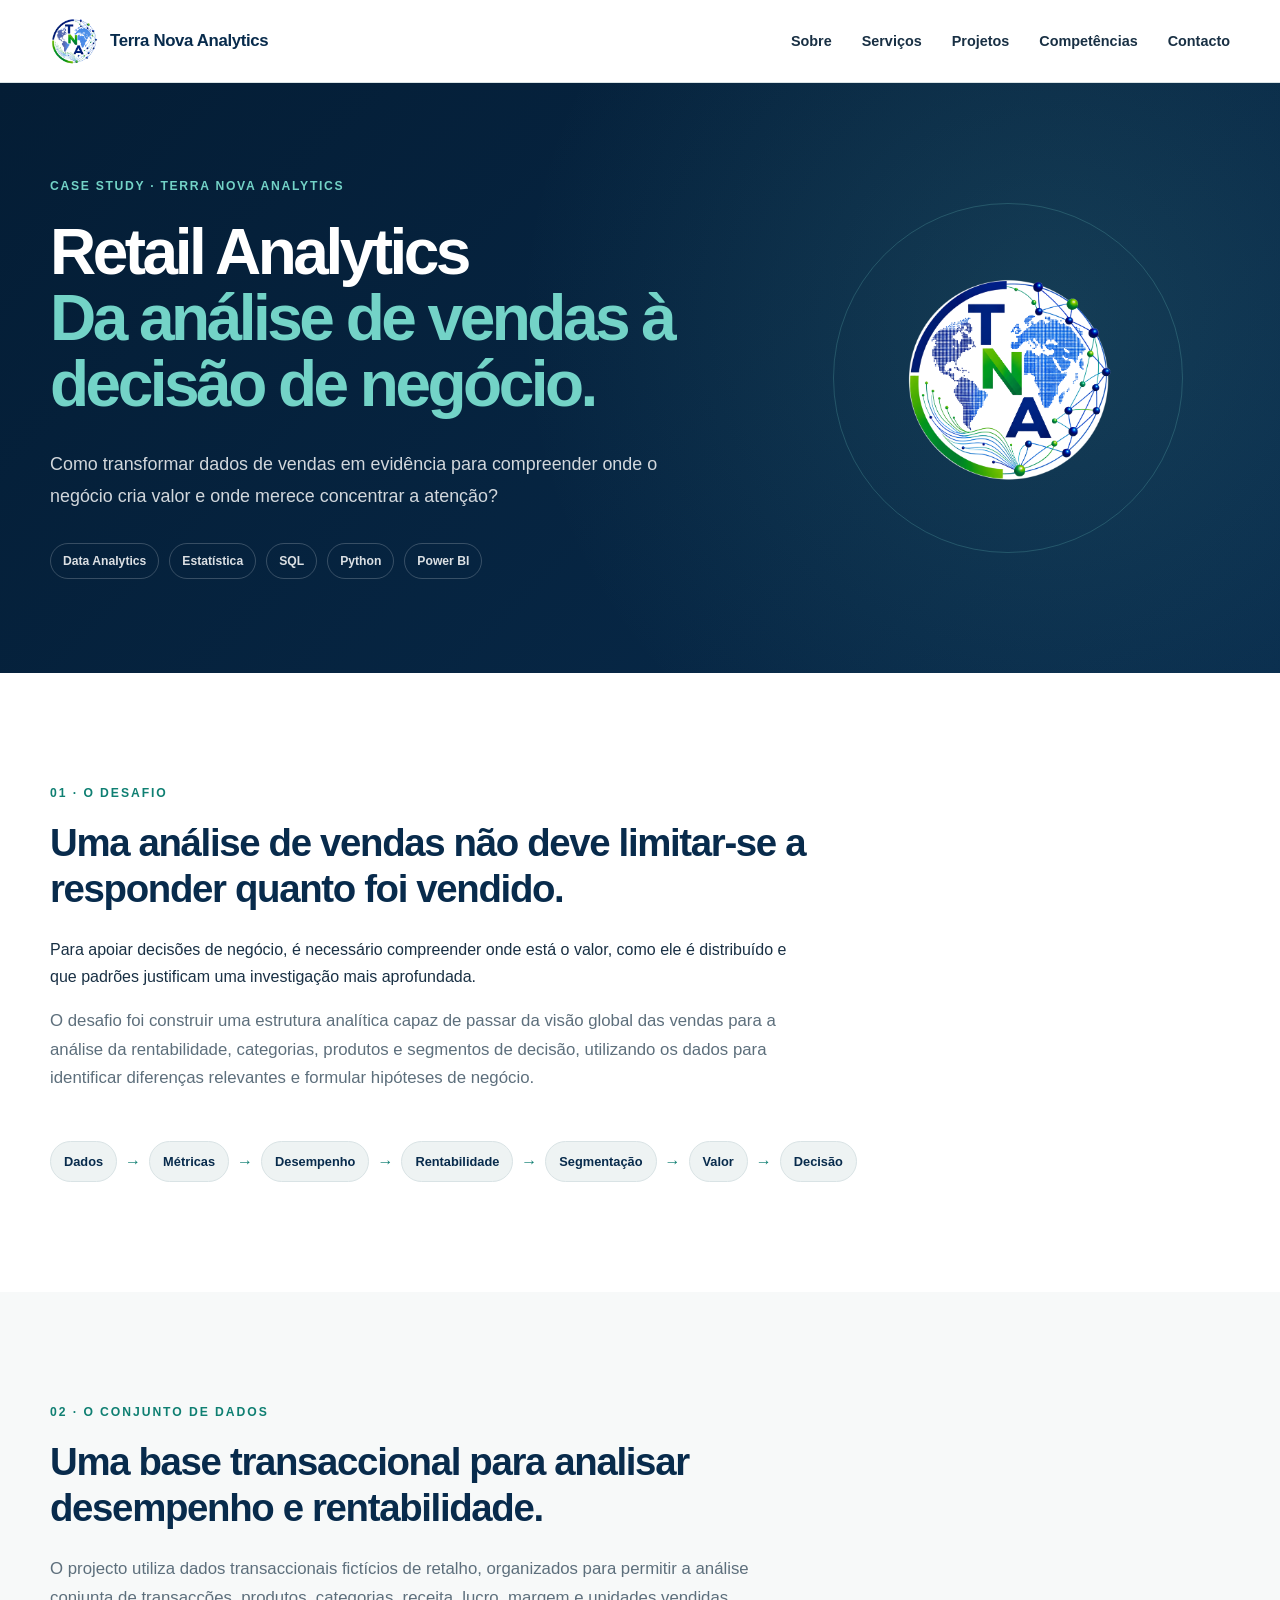
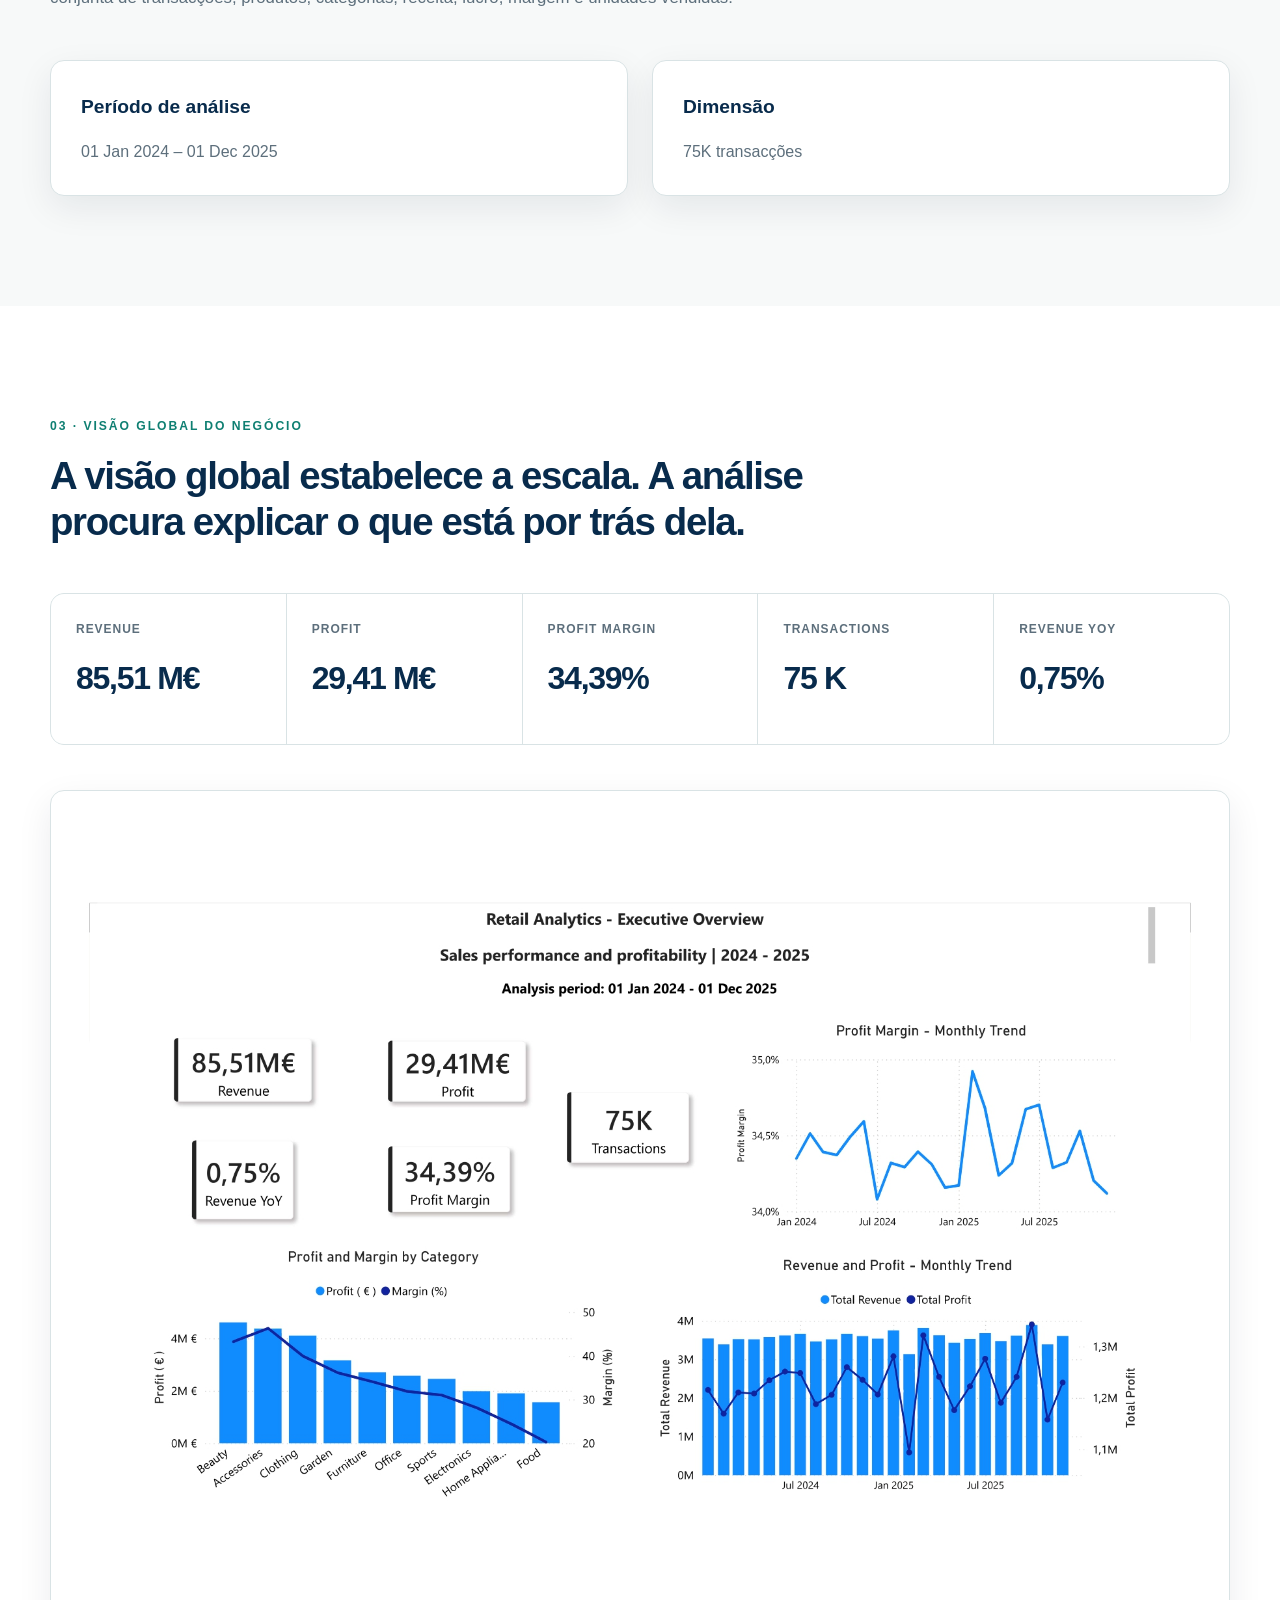
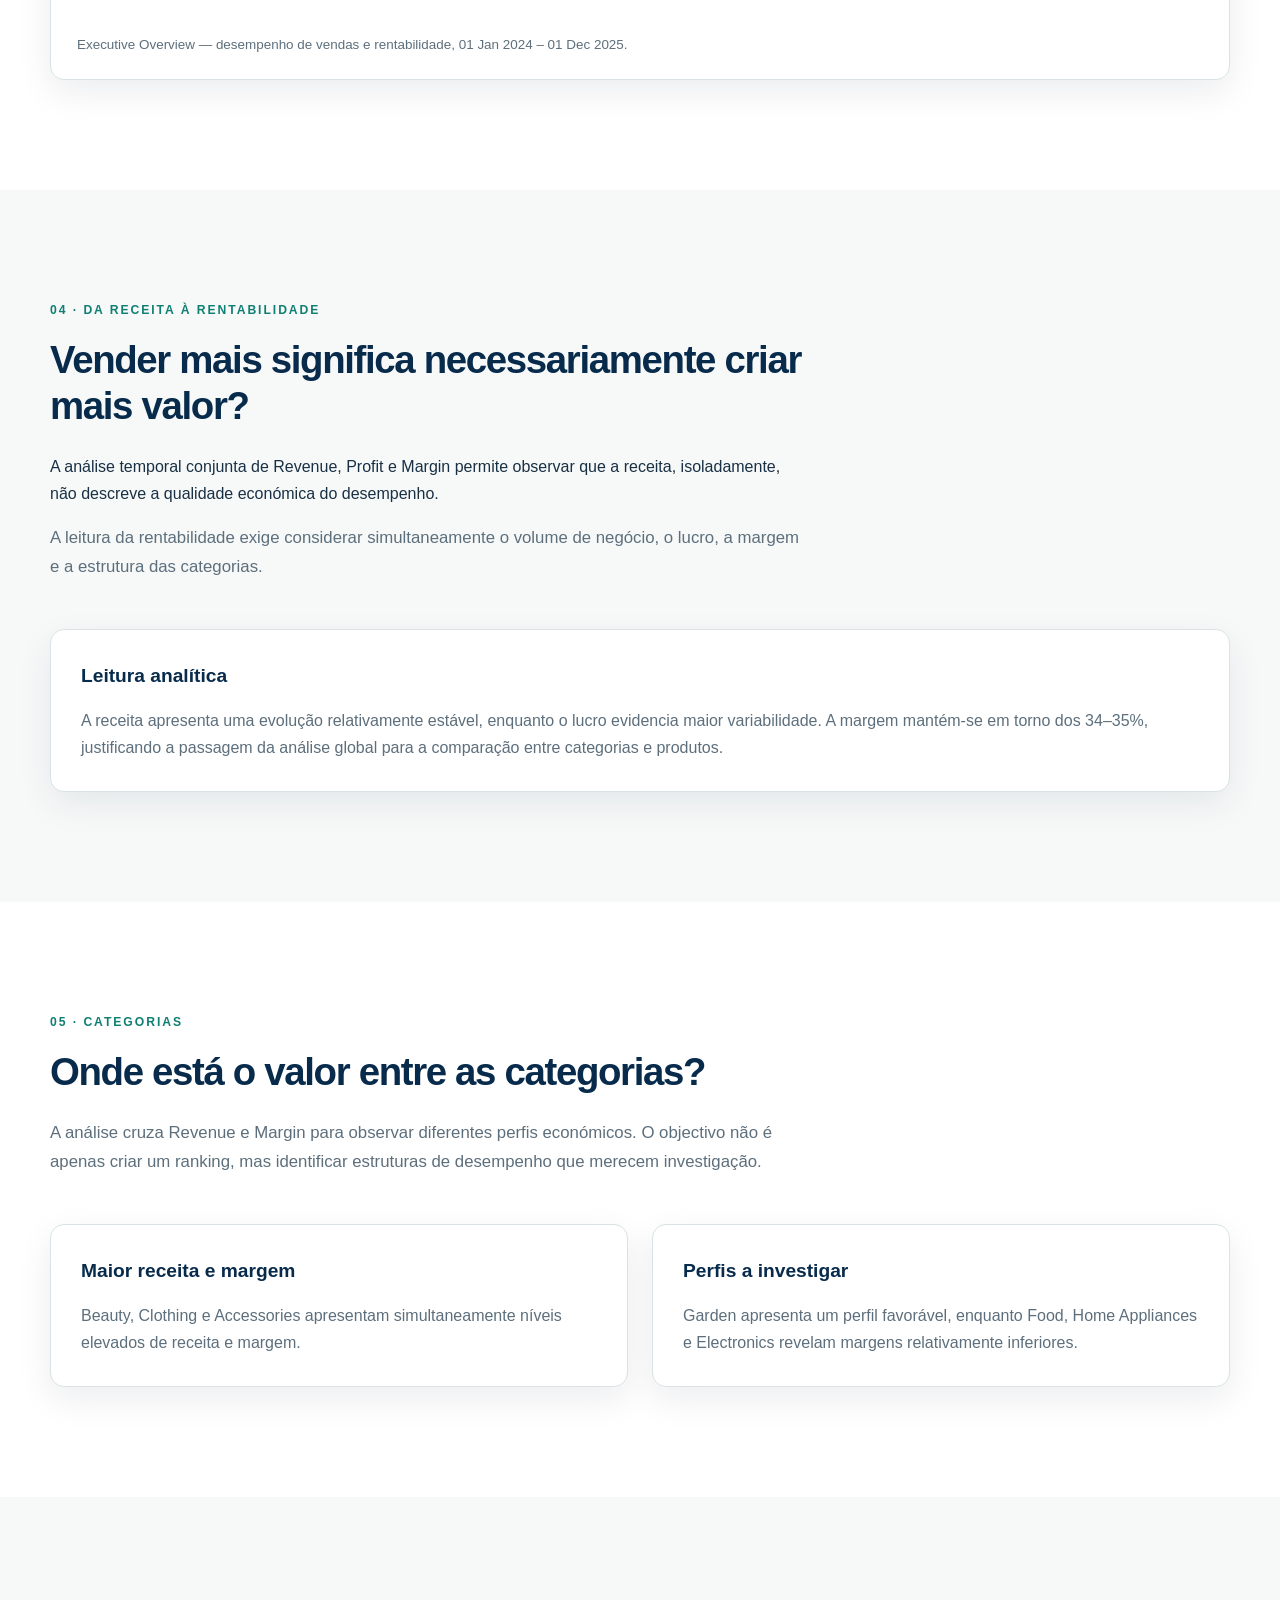
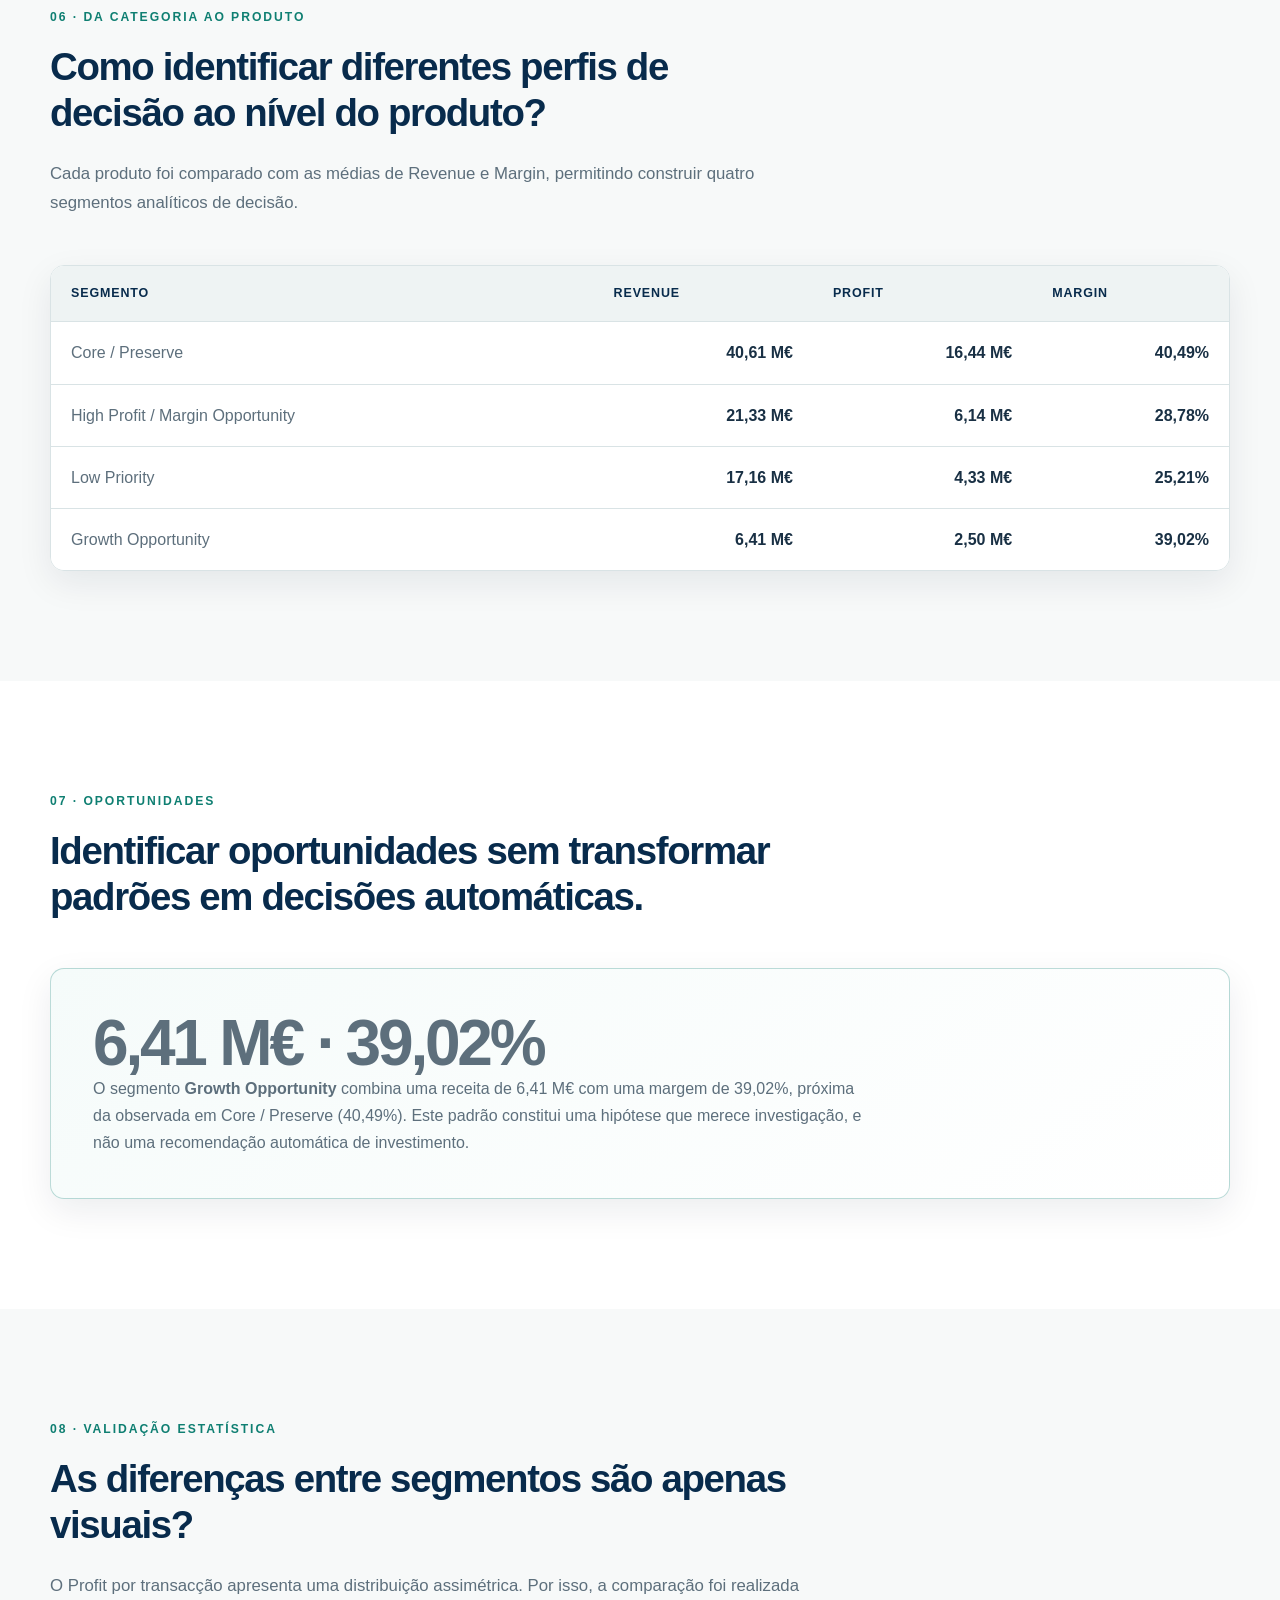
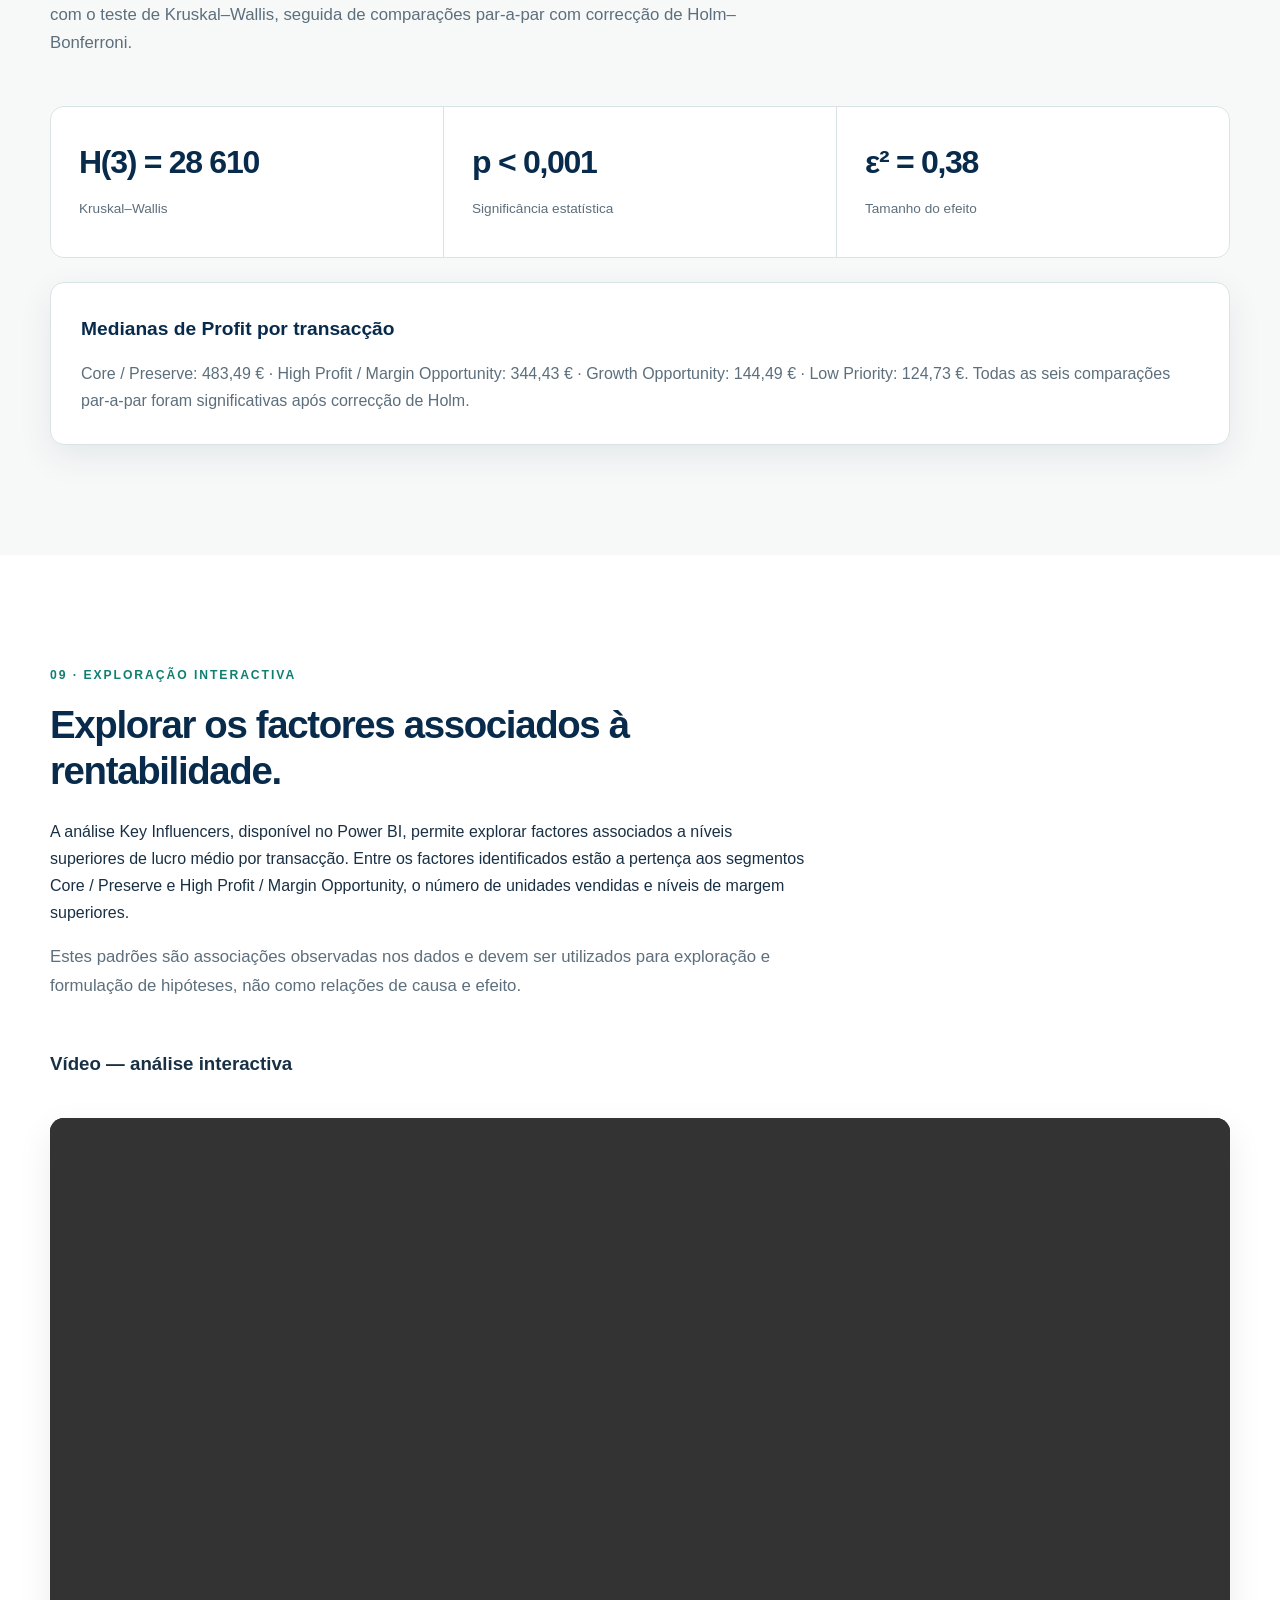
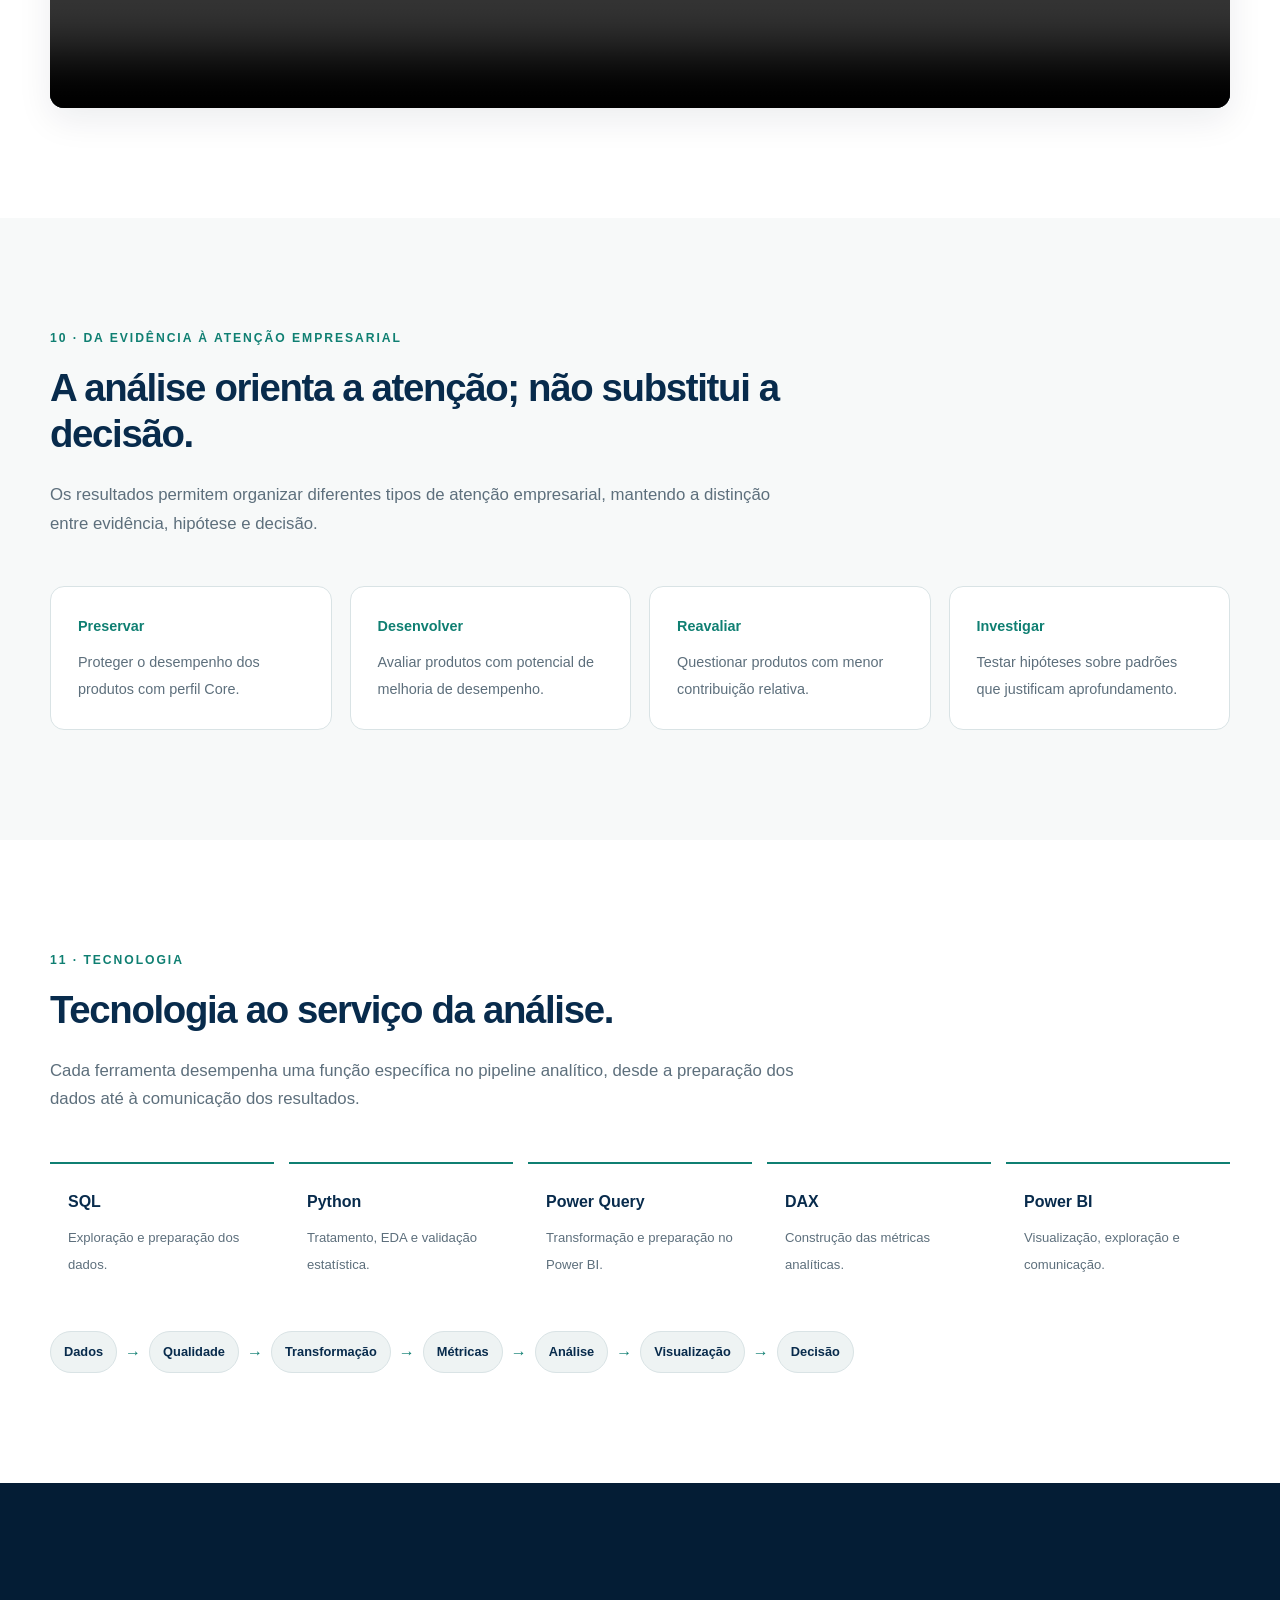
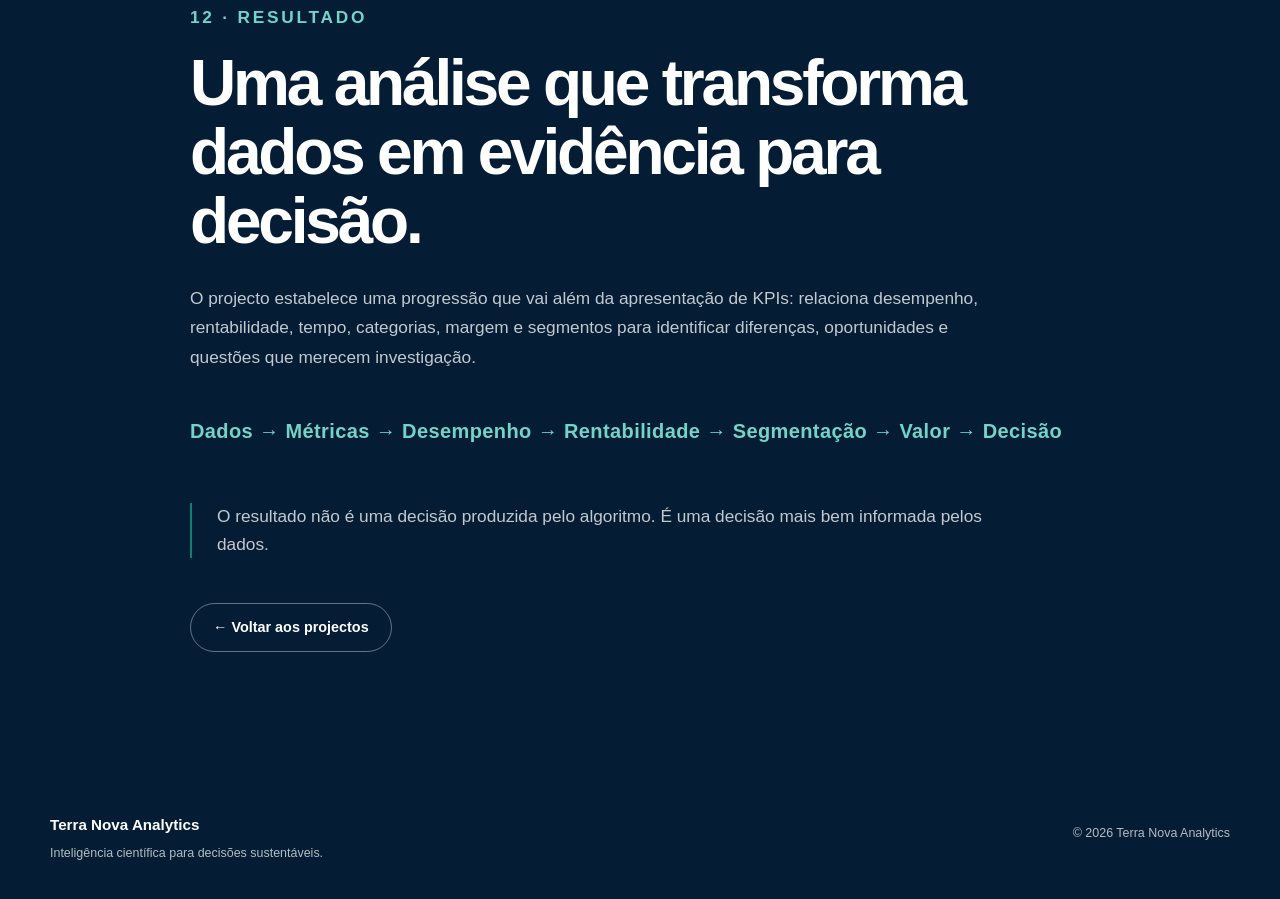
<file: case-study-retail.html>
<!doctype html>
<html lang="pt-PT">
<head>
  <meta charset="utf-8">
  <meta name="viewport" content="width=device-width, initial-scale=1">

  <meta
    name="description"
    content="Retail Analytics — Case Study da Terra Nova Analytics. Da análise de vendas à decisão de negócio."
  >
  <meta name="author" content="Terra Nova Analytics">

  <meta property="og:type" content="article">
  <meta property="og:title" content="Retail Analytics | Terra Nova Analytics">
  <meta
    property="og:description"
    content="Da análise de vendas à decisão de negócio."
  >

  <title>Retail Analytics | Terra Nova Analytics</title>

  <link rel="icon" href="assets/logo-WEB-final.png" type="image/png">
  <link rel="stylesheet" href="style.css">

  <style>
    /* Case Study */
    .case-study-hero {
      position: relative;
      overflow: hidden;
      background:
        radial-gradient(circle at 82% 40%, rgba(115, 211, 199, 0.13), transparent 48%),
        linear-gradient(135deg, var(--navy-dark), var(--navy));
      color: var(--white);
    }

    .case-study-hero-inner {
      min-height: 590px;
      display: grid;
      grid-template-columns: minmax(0, 1.2fr) minmax(300px, 0.8fr);
      align-items: center;
      gap: 70px;
      padding-block: 90px;
    }

    .case-study-hero-copy {
      max-width: 760px;
      position: relative;
      z-index: 2;
    }

    .case-study-hero h1 {
      margin: 0;
      color: var(--white);
      font-size: clamp(3rem, 5vw, 5rem);
      line-height: 1.03;
      letter-spacing: -0.055em;
    }

    .case-study-hero h1 span {
      display: block;
      color: var(--cyan);
    }

    .case-study-lead {
      max-width: 700px;
      margin: 30px 0 0;
      color: rgba(255, 255, 255, 0.82);
      font-size: 1.12rem;
      line-height: 1.8;
    }

    .case-study-meta {
      display: flex;
      flex-wrap: wrap;
      gap: 10px;
      margin-top: 30px;
    }

    .case-study-meta span {
      padding: 7px 12px;
      border: 1px solid rgba(255,255,255,0.2);
      border-radius: 999px;
      color: rgba(255,255,255,0.86);
      font-size: 0.76rem;
      font-weight: 700;
    }

    .case-study-hero-mark {
      display: flex;
      justify-content: center;
      align-items: center;
    }

    .case-study-hero-mark-frame {
      width: min(350px, 100%);
      aspect-ratio: 1;
      display: flex;
      align-items: center;
      justify-content: center;
      border: 1px solid rgba(115, 211, 199, 0.22);
      border-radius: 50%;
    }

    .case-study-hero-mark img {
      width: 62%;
    }

    .case-section-intro {
      max-width: 760px;
      margin-bottom: 48px;
    }

    .case-section-intro p:last-child {
      margin-bottom: 0;
      color: var(--text-muted);
      font-size: 1.05rem;
    }

    .case-question {
      margin: 0 0 24px;
      color: var(--navy);
      font-size: clamp(1.7rem, 3vw, 2.45rem);
      line-height: 1.2;
      letter-spacing: -0.035em;
    }

    .case-grid-two {
      display: grid;
      grid-template-columns: repeat(2, minmax(0, 1fr));
      gap: 24px;
    }

    .case-card {
      padding: 30px;
      background: var(--white);
      border: 1px solid var(--border);
      border-radius: var(--radius);
      box-shadow: var(--shadow);
    }

    .case-card h3 {
      margin: 0 0 14px;
      color: var(--navy);
      font-size: 1.2rem;
    }

    .case-card p {
      margin: 0;
      color: var(--text-muted);
    }

    .case-data-strip {
      display: grid;
      grid-template-columns: repeat(5, minmax(0, 1fr));
      gap: 1px;
      overflow: hidden;
      background: var(--border);
      border: 1px solid var(--border);
      border-radius: var(--radius);
    }

    .case-kpi {
      min-height: 150px;
      padding: 25px;
      background: var(--white);
    }

    .case-kpi-label {
      display: block;
      margin-bottom: 12px;
      color: var(--text-muted);
      font-size: 0.75rem;
      font-weight: 700;
      text-transform: uppercase;
      letter-spacing: 0.08em;
    }

    .case-kpi-value {
      display: block;
      color: var(--navy);
      font-size: clamp(1.45rem, 2.5vw, 2.15rem);
      font-weight: 700;
      letter-spacing: -0.04em;
    }

    .case-figure {
      margin: 45px 0 0;
      padding: 18px;
      background: var(--white);
      border: 1px solid var(--border);
      border-radius: var(--radius);
      box-shadow: var(--shadow);
    }

    .case-figure img {
      width: 100%;
      border-radius: 8px;
    }

    .case-figure figcaption {
      padding: 18px 8px 4px;
      color: var(--text-muted);
      font-size: 0.84rem;
    }

    .case-flow {
      display: flex;
      flex-wrap: wrap;
      align-items: center;
      gap: 8px;
      margin-top: 30px;
    }

    .case-flow span {
      padding: 9px 13px;
      background: var(--surface);
      border: 1px solid var(--border);
      border-radius: 999px;
      color: var(--navy);
      font-size: 0.8rem;
      font-weight: 700;
    }

    .case-flow b {
      color: var(--green);
      font-weight: 700;
    }

    .case-table-wrap {
      overflow-x: auto;
      margin-top: 35px;
      border: 1px solid var(--border);
      border-radius: var(--radius);
      box-shadow: var(--shadow);
    }

    .case-table {
      width: 100%;
      border-collapse: collapse;
      background: var(--white);
    }

    .case-table th,
    .case-table td {
      padding: 17px 20px;
      border-bottom: 1px solid var(--border);
      text-align: left;
    }

    .case-table th {
      color: var(--navy);
      background: var(--surface);
      font-size: 0.78rem;
      text-transform: uppercase;
      letter-spacing: 0.07em;
    }

    .case-table td {
      color: var(--text-muted);
    }

    .case-table td:not(:first-child) {
      white-space: nowrap;
      text-align: right;
      color: var(--text);
      font-weight: 600;
    }

    .case-table tr:last-child td {
      border-bottom: 0;
    }

    .case-highlight {
      padding: 42px;
      background:
        linear-gradient(145deg, #f5fbfa, var(--white));
      border: 1px solid rgba(15, 127, 114, 0.28);
      border-radius: var(--radius);
      box-shadow: var(--shadow);
    }

    .case-highlight-value {
      margin: 0 0 12px;
      color: var(--green);
      font-size: clamp(2.2rem, 5vw, 4rem);
      font-weight: 700;
      letter-spacing: -0.05em;
      line-height: 1;
    }

    .case-highlight p {
      max-width: 780px;
      margin: 0;
      color: var(--text-muted);
    }

    .stats-panel {
      display: grid;
      grid-template-columns: repeat(3, minmax(0, 1fr));
      gap: 1px;
      margin-top: 35px;
      overflow: hidden;
      background: var(--border);
      border: 1px solid var(--border);
      border-radius: var(--radius);
    }

    .stats-value {
      min-height: 150px;
      padding: 28px;
      background: var(--white);
    }

    .stats-value strong {
      display: block;
      color: var(--navy);
      font-size: 2rem;
      letter-spacing: -0.04em;
    }

    .stats-value span {
      display: block;
      margin-top: 8px;
      color: var(--text-muted);
      font-size: 0.85rem;
    }

    .video-wrapper {
      margin-top: 38px;
      overflow: hidden;
      background: var(--navy-dark);
      border-radius: var(--radius);
      box-shadow: var(--shadow);
    }

    .video-wrapper video {
      display: block;
      width: 100%;
      max-height: 720px;
    }

    .video-placeholder {
      padding: 90px 30px;
      color: rgba(255,255,255,0.72);
      text-align: center;
    }

    .attention-grid {
      display: grid;
      grid-template-columns: repeat(4, minmax(0, 1fr));
      gap: 18px;
      margin-top: 40px;
    }

    .attention-card {
      padding: 27px;
      background: var(--white);
      border: 1px solid var(--border);
      border-radius: var(--radius);
    }

    .attention-card strong {
      display: block;
      margin-bottom: 9px;
      color: var(--green);
      font-size: 0.9rem;
    }

    .attention-card span {
      color: var(--text-muted);
      font-size: 0.9rem;
    }

    .technology-grid {
      display: grid;
      grid-template-columns: repeat(5, minmax(0, 1fr));
      gap: 15px;
      margin-top: 35px;
    }

    .technology-item {
      padding: 24px 18px;
      border-top: 2px solid var(--green);
      background: var(--white);
    }

    .technology-item strong {
      display: block;
      margin-bottom: 8px;
      color: var(--navy);
    }

    .technology-item span {
      color: var(--text-muted);
      font-size: 0.82rem;
    }

    .case-result {
      padding-block: 120px;
      background: var(--navy-dark);
      color: var(--white);
    }

    .case-result-inner {
      max-width: 900px;
    }

    .case-result h2 {
      margin: 0 0 28px;
      color: var(--white);
      font-size: clamp(2.5rem, 5vw, 4.5rem);
      line-height: 1.08;
      letter-spacing: -0.05em;
    }

    .case-result p {
      max-width: 800px;
      color: rgba(255,255,255,0.76);
      font-size: 1.08rem;
    }

    .case-result-flow {
      margin-top: 42px;
      color: var(--cyan);
      font-size: clamp(1rem, 2vw, 1.25rem);
      font-weight: 700;
      letter-spacing: 0.02em;
    }

    .case-result-quote {
      margin-top: 55px;
      padding-left: 25px;
      border-left: 2px solid var(--green);
      color: var(--white);
      font-size: 1.25rem;
      line-height: 1.6;
    }

    .case-back {
      margin-top: 45px;
    }

    @media (max-width: 1050px) {
      .case-data-strip {
        grid-template-columns: repeat(3, minmax(0, 1fr));
      }

      .attention-grid {
        grid-template-columns: repeat(2, minmax(0, 1fr));
      }

      .technology-grid {
        grid-template-columns: repeat(3, minmax(0, 1fr));
      }
    }

    @media (max-width: 850px) {
      .case-study-hero-inner {
        grid-template-columns: 1fr;
        gap: 50px;
        padding-block: 75px;
      }

      .case-study-hero-mark {
        justify-content: flex-start;
      }

      .case-grid-two {
        grid-template-columns: 1fr;
      }

      .stats-panel {
        grid-template-columns: 1fr;
      }

      .technology-grid {
        grid-template-columns: 1fr 1fr;
      }
    }

    @media (max-width: 600px) {
      .case-data-strip {
        grid-template-columns: 1fr 1fr;
      }

      .case-kpi {
        min-height: 130px;
      }

      .case-highlight {
        padding: 30px;
      }

      .attention-grid,
      .technology-grid {
        grid-template-columns: 1fr;
      }
    }
  </style>
</head>

<body>
  <a class="skip-link" href="#main-content">Saltar para o conteúdo</a>

  <header class="site-header">
    <div class="container header-inner">
      <a class="brand" href="index.html" aria-label="Terra Nova Analytics — página inicial">
        <img class="brand-logo" src="assets/logo-WEB-final.png" alt="" aria-hidden="true">
        <span class="brand-name">Terra Nova Analytics</span>
      </a>

      <nav class="site-nav" aria-label="Navegação principal">
        <a href="index.html#about">Sobre</a>
        <a href="index.html#services">Serviços</a>
        <a href="index.html#projects">Projetos</a>
        <a href="index.html#expertise">Competências</a>
        <a href="index.html#contact">Contacto</a>
      </nav>
    </div>
  </header>

  <main id="main-content">

    <section class="case-study-hero" aria-labelledby="case-title">
      <div class="container case-study-hero-inner">
        <div class="case-study-hero-copy">
          <p class="eyebrow">CASE STUDY · TERRA NOVA ANALYTICS</p>

          <h1 id="case-title">
            Retail Analytics
            <span>Da análise de vendas à decisão de negócio.</span>
          </h1>

          <p class="case-study-lead">
            Como transformar dados de vendas em evidência para compreender
            onde o negócio cria valor e onde merece concentrar a atenção?
          </p>

          <div class="case-study-meta" aria-label="Tecnologias e âmbito">
            <span>Data Analytics</span>
            <span>Estatística</span>
            <span>SQL</span>
            <span>Python</span>
            <span>Power BI</span>
          </div>
        </div>

        <div class="case-study-hero-mark" aria-hidden="true">
          <div class="case-study-hero-mark-frame">
            <img src="assets/logo-WEB-final.png" alt="">
          </div>
        </div>
      </div>
    </section>

    <section class="section" id="challenge" aria-labelledby="challenge-title">
      <div class="container">
        <div class="case-section-intro">
          <p class="section-label">01 · O desafio</p>
          <h2 class="case-question" id="challenge-title">
            Uma análise de vendas não deve limitar-se a responder quanto foi vendido.
          </h2>
          <p>
            Para apoiar decisões de negócio, é necessário compreender onde está
            o valor, como ele é distribuído e que padrões justificam uma
            investigação mais aprofundada.
          </p>
          <p>
            O desafio foi construir uma estrutura analítica capaz de passar da
            visão global das vendas para a análise da rentabilidade, categorias,
            produtos e segmentos de decisão, utilizando os dados para identificar
            diferenças relevantes e formular hipóteses de negócio.
          </p>
        </div>

        <div class="case-flow" aria-label="Progressão analítica">
          <span>Dados</span><b>→</b>
          <span>Métricas</span><b>→</b>
          <span>Desempenho</span><b>→</b>
          <span>Rentabilidade</span><b>→</b>
          <span>Segmentação</span><b>→</b>
          <span>Valor</span><b>→</b>
          <span>Decisão</span>
        </div>
      </div>
    </section>

    <section class="section section-alt" id="data" aria-labelledby="data-title">
      <div class="container">
        <div class="case-section-intro">
          <p class="section-label">02 · O conjunto de dados</p>
          <h2 class="case-question" id="data-title">
            Uma base transaccional para analisar desempenho e rentabilidade.
          </h2>
          <p>
            O projecto utiliza dados transaccionais fictícios de retalho,
            organizados para permitir a análise conjunta de transacções,
            produtos, categorias, receita, lucro, margem e unidades vendidas.
          </p>
        </div>

        <div class="case-grid-two">
          <article class="case-card">
            <h3>Período de análise</h3>
            <p>01 Jan 2024 – 01 Dec 2025</p>
          </article>

          <article class="case-card">
            <h3>Dimensão</h3>
            <p>75K transacções</p>
          </article>
        </div>
      </div>
    </section>

    <section class="section" id="overview" aria-labelledby="overview-title">
      <div class="container">
        <div class="case-section-intro">
          <p class="section-label">03 · Visão global do negócio</p>
          <h2 class="case-question" id="overview-title">
            A visão global estabelece a escala. A análise procura explicar o que está por trás dela.
          </h2>
        </div>

        <div class="case-data-strip">
          <div class="case-kpi">
            <span class="case-kpi-label">Revenue</span>
            <strong class="case-kpi-value">85,51 M€</strong>
          </div>
          <div class="case-kpi">
            <span class="case-kpi-label">Profit</span>
            <strong class="case-kpi-value">29,41 M€</strong>
          </div>
          <div class="case-kpi">
            <span class="case-kpi-label">Profit Margin</span>
            <strong class="case-kpi-value">34,39%</strong>
          </div>
          <div class="case-kpi">
            <span class="case-kpi-label">Transactions</span>
            <strong class="case-kpi-value">75 K</strong>
          </div>
          <div class="case-kpi">
            <span class="case-kpi-label">Revenue YoY</span>
            <strong class="case-kpi-value">0,75%</strong>
          </div>
        </div>

        <figure class="case-figure">
          <img
            src="assets/ExecutiveOverview.jpg"
            alt="Executive Overview de Retail Analytics com indicadores de receita, lucro, transacções, margem e evolução temporal"
          >
          <figcaption>
            Executive Overview — desempenho de vendas e rentabilidade,
            01 Jan 2024 – 01 Dec 2025.
          </figcaption>
        </figure>
      </div>
    </section>

    <section class="section section-alt" id="profitability" aria-labelledby="profitability-title">
      <div class="container">
        <div class="case-section-intro">
          <p class="section-label">04 · Da receita à rentabilidade</p>
          <h2 class="case-question" id="profitability-title">
            Vender mais significa necessariamente criar mais valor?
          </h2>
          <p>
            A análise temporal conjunta de Revenue, Profit e Margin permite
            observar que a receita, isoladamente, não descreve a qualidade
            económica do desempenho.
          </p>
          <p>
            A leitura da rentabilidade exige considerar simultaneamente o
            volume de negócio, o lucro, a margem e a estrutura das categorias.
          </p>
        </div>

        <div class="case-card">
          <h3>Leitura analítica</h3>
          <p>
            A receita apresenta uma evolução relativamente estável, enquanto
            o lucro evidencia maior variabilidade. A margem mantém-se em torno
            dos 34–35%, justificando a passagem da análise global para a
            comparação entre categorias e produtos.
          </p>
        </div>
      </div>
    </section>

    <section class="section" id="categories" aria-labelledby="categories-title">
      <div class="container">
        <div class="case-section-intro">
          <p class="section-label">05 · Categorias</p>
          <h2 class="case-question" id="categories-title">
            Onde está o valor entre as categorias?
          </h2>
          <p>
            A análise cruza Revenue e Margin para observar diferentes perfis
            económicos. O objectivo não é apenas criar um ranking, mas
            identificar estruturas de desempenho que merecem investigação.
          </p>
        </div>

        <div class="case-grid-two">
          <article class="case-card">
            <h3>Maior receita e margem</h3>
            <p>
              Beauty, Clothing e Accessories apresentam simultaneamente
              níveis elevados de receita e margem.
            </p>
          </article>

          <article class="case-card">
            <h3>Perfis a investigar</h3>
            <p>
              Garden apresenta um perfil favorável, enquanto Food, Home
              Appliances e Electronics revelam margens relativamente inferiores.
            </p>
          </article>
        </div>
      </div>
    </section>

    <section class="section section-alt" id="products" aria-labelledby="products-title">
      <div class="container">
        <div class="case-section-intro">
          <p class="section-label">06 · Da categoria ao produto</p>
          <h2 class="case-question" id="products-title">
            Como identificar diferentes perfis de decisão ao nível do produto?
          </h2>
          <p>
            Cada produto foi comparado com as médias de Revenue e Margin,
            permitindo construir quatro segmentos analíticos de decisão.
          </p>
        </div>

        <div class="case-table-wrap">
          <table class="case-table">
            <thead>
              <tr>
                <th>Segmento</th>
                <th>Revenue</th>
                <th>Profit</th>
                <th>Margin</th>
              </tr>
            </thead>
            <tbody>
              <tr>
                <td>Core / Preserve</td>
                <td>40,61 M€</td>
                <td>16,44 M€</td>
                <td>40,49%</td>
              </tr>
              <tr>
                <td>High Profit / Margin Opportunity</td>
                <td>21,33 M€</td>
                <td>6,14 M€</td>
                <td>28,78%</td>
              </tr>
              <tr>
                <td>Low Priority</td>
                <td>17,16 M€</td>
                <td>4,33 M€</td>
                <td>25,21%</td>
              </tr>
              <tr>
                <td>Growth Opportunity</td>
                <td>6,41 M€</td>
                <td>2,50 M€</td>
                <td>39,02%</td>
              </tr>
            </tbody>
          </table>
        </div>
      </div>
    </section>

    <section class="section" id="opportunity" aria-labelledby="opportunity-title">
      <div class="container">
        <div class="case-section-intro">
          <p class="section-label">07 · Oportunidades</p>
          <h2 class="case-question" id="opportunity-title">
            Identificar oportunidades sem transformar padrões em decisões automáticas.
          </h2>
        </div>

        <div class="case-highlight">
          <p class="case-highlight-value">6,41 M€ · 39,02%</p>
          <p>
            O segmento <strong>Growth Opportunity</strong> combina uma receita
            de 6,41 M€ com uma margem de 39,02%, próxima da observada em
            Core / Preserve (40,49%). Este padrão constitui uma hipótese que
            merece investigação, e não uma recomendação automática de investimento.
          </p>
        </div>
      </div>
    </section>

    <section class="section section-alt" id="statistics" aria-labelledby="statistics-title">
      <div class="container">
        <div class="case-section-intro">
          <p class="section-label">08 · Validação estatística</p>
          <h2 class="case-question" id="statistics-title">
            As diferenças entre segmentos são apenas visuais?
          </h2>
          <p>
            O Profit por transacção apresenta uma distribuição assimétrica.
            Por isso, a comparação foi realizada com o teste de Kruskal–Wallis,
            seguida de comparações par-a-par com correcção de Holm–Bonferroni.
          </p>
        </div>

        <div class="stats-panel">
          <div class="stats-value">
            <strong>H(3) = 28 610</strong>
            <span>Kruskal–Wallis</span>
          </div>
          <div class="stats-value">
            <strong>p &lt; 0,001</strong>
            <span>Significância estatística</span>
          </div>
          <div class="stats-value">
            <strong>ε² = 0,38</strong>
            <span>Tamanho do efeito</span>
          </div>
        </div>

        <div class="case-card" style="margin-top: 24px;">
          <h3>Medianas de Profit por transacção</h3>
          <p>
            Core / Preserve: 483,49 € · High Profit / Margin Opportunity:
            344,43 € · Growth Opportunity: 144,49 € · Low Priority: 124,73 €.
            Todas as seis comparações par-a-par foram significativas após
            correcção de Holm.
          </p>
        </div>
      </div>
    </section>

    <section class="section" id="interactive" aria-labelledby="interactive-title">
      <div class="container">
        <div class="case-section-intro">
          <p class="section-label">09 · Exploração interactiva</p>
          <h2 class="case-question" id="interactive-title">
            Explorar os factores associados à rentabilidade.
          </h2>
          <p>
            A análise Key Influencers, disponível no Power BI, permite explorar
            factores associados a níveis superiores de lucro médio por transacção.
            Entre os factores identificados estão a pertença aos segmentos
            Core / Preserve e High Profit / Margin Opportunity, o número de
            unidades vendidas e níveis de margem superiores.
          </p>
          <p>
            Estes padrões são associações observadas nos dados e devem ser
            utilizados para exploração e formulação de hipóteses, não como
            relações de causa e efeito.
          </p>
        </div>

        <h3>Vídeo — análise interactiva</h3>

        <div class="video-wrapper">
          <video controls preload="metadata">
            <source src="assets/video/key_influencers.mp4" type="video/mp4">
            O seu navegador não suporta a reprodução de vídeo.
          </video>
        </div>
      </div>
    </section>

    <section class="section section-alt" id="attention" aria-labelledby="attention-title">
      <div class="container">
        <div class="case-section-intro">
          <p class="section-label">10 · Da evidência à atenção empresarial</p>
          <h2 class="case-question" id="attention-title">
            A análise orienta a atenção; não substitui a decisão.
          </h2>
          <p>
            Os resultados permitem organizar diferentes tipos de atenção
            empresarial, mantendo a distinção entre evidência, hipótese e decisão.
          </p>
        </div>

        <div class="attention-grid">
          <article class="attention-card">
            <strong>Preservar</strong>
            <span>Proteger o desempenho dos produtos com perfil Core.</span>
          </article>
          <article class="attention-card">
            <strong>Desenvolver</strong>
            <span>Avaliar produtos com potencial de melhoria de desempenho.</span>
          </article>
          <article class="attention-card">
            <strong>Reavaliar</strong>
            <span>Questionar produtos com menor contribuição relativa.</span>
          </article>
          <article class="attention-card">
            <strong>Investigar</strong>
            <span>Testar hipóteses sobre padrões que justificam aprofundamento.</span>
          </article>
        </div>
      </div>
    </section>

    <section class="section" id="technology" aria-labelledby="technology-title">
      <div class="container">
        <div class="case-section-intro">
          <p class="section-label">11 · Tecnologia</p>
          <h2 class="case-question" id="technology-title">
            Tecnologia ao serviço da análise.
          </h2>
          <p>
            Cada ferramenta desempenha uma função específica no pipeline
            analítico, desde a preparação dos dados até à comunicação dos resultados.
          </p>
        </div>

        <div class="technology-grid">
          <div class="technology-item">
            <strong>SQL</strong>
            <span>Exploração e preparação dos dados.</span>
          </div>
          <div class="technology-item">
            <strong>Python</strong>
            <span>Tratamento, EDA e validação estatística.</span>
          </div>
          <div class="technology-item">
            <strong>Power Query</strong>
            <span>Transformação e preparação no Power BI.</span>
          </div>
          <div class="technology-item">
            <strong>DAX</strong>
            <span>Construção das métricas analíticas.</span>
          </div>
          <div class="technology-item">
            <strong>Power BI</strong>
            <span>Visualização, exploração e comunicação.</span>
          </div>
        </div>

        <div class="case-flow" aria-label="Pipeline analítico">
          <span>Dados</span><b>→</b>
          <span>Qualidade</span><b>→</b>
          <span>Transformação</span><b>→</b>
          <span>Métricas</span><b>→</b>
          <span>Análise</span><b>→</b>
          <span>Visualização</span><b>→</b>
          <span>Decisão</span>
        </div>
      </div>
    </section>

    <section class="case-result" id="result" aria-labelledby="result-title">
      <div class="container case-result-inner">
        <p class="section-label" style="color: var(--cyan);">12 · Resultado</p>

        <h2 id="result-title">
          Uma análise que transforma dados em evidência para decisão.
        </h2>

        <p>
          O projecto estabelece uma progressão que vai além da apresentação
          de KPIs: relaciona desempenho, rentabilidade, tempo, categorias,
          margem e segmentos para identificar diferenças, oportunidades e
          questões que merecem investigação.
        </p>

        <div class="case-result-flow">
          Dados → Métricas → Desempenho → Rentabilidade → Segmentação → Valor → Decisão
        </div>

        <p class="case-result-quote">
          O resultado não é uma decisão produzida pelo algoritmo.
          É uma decisão mais bem informada pelos dados.
        </p>

        <div class="case-back">
          <a class="button button-outline" href="index.html#projects">
            ← Voltar aos projectos
          </a>
        </div>
      </div>
    </section>

  </main>

  <footer class="site-footer">
    <div class="container footer-inner">
      <div>
        <p><strong>Terra Nova Analytics</strong></p>
        <p>Inteligência científica para decisões sustentáveis.</p>
      </div>
      <div class="footer-meta">
        <p>© 2026 Terra Nova Analytics</p>
      </div>
    </div>
  </footer>
</body>
</html>
</file>
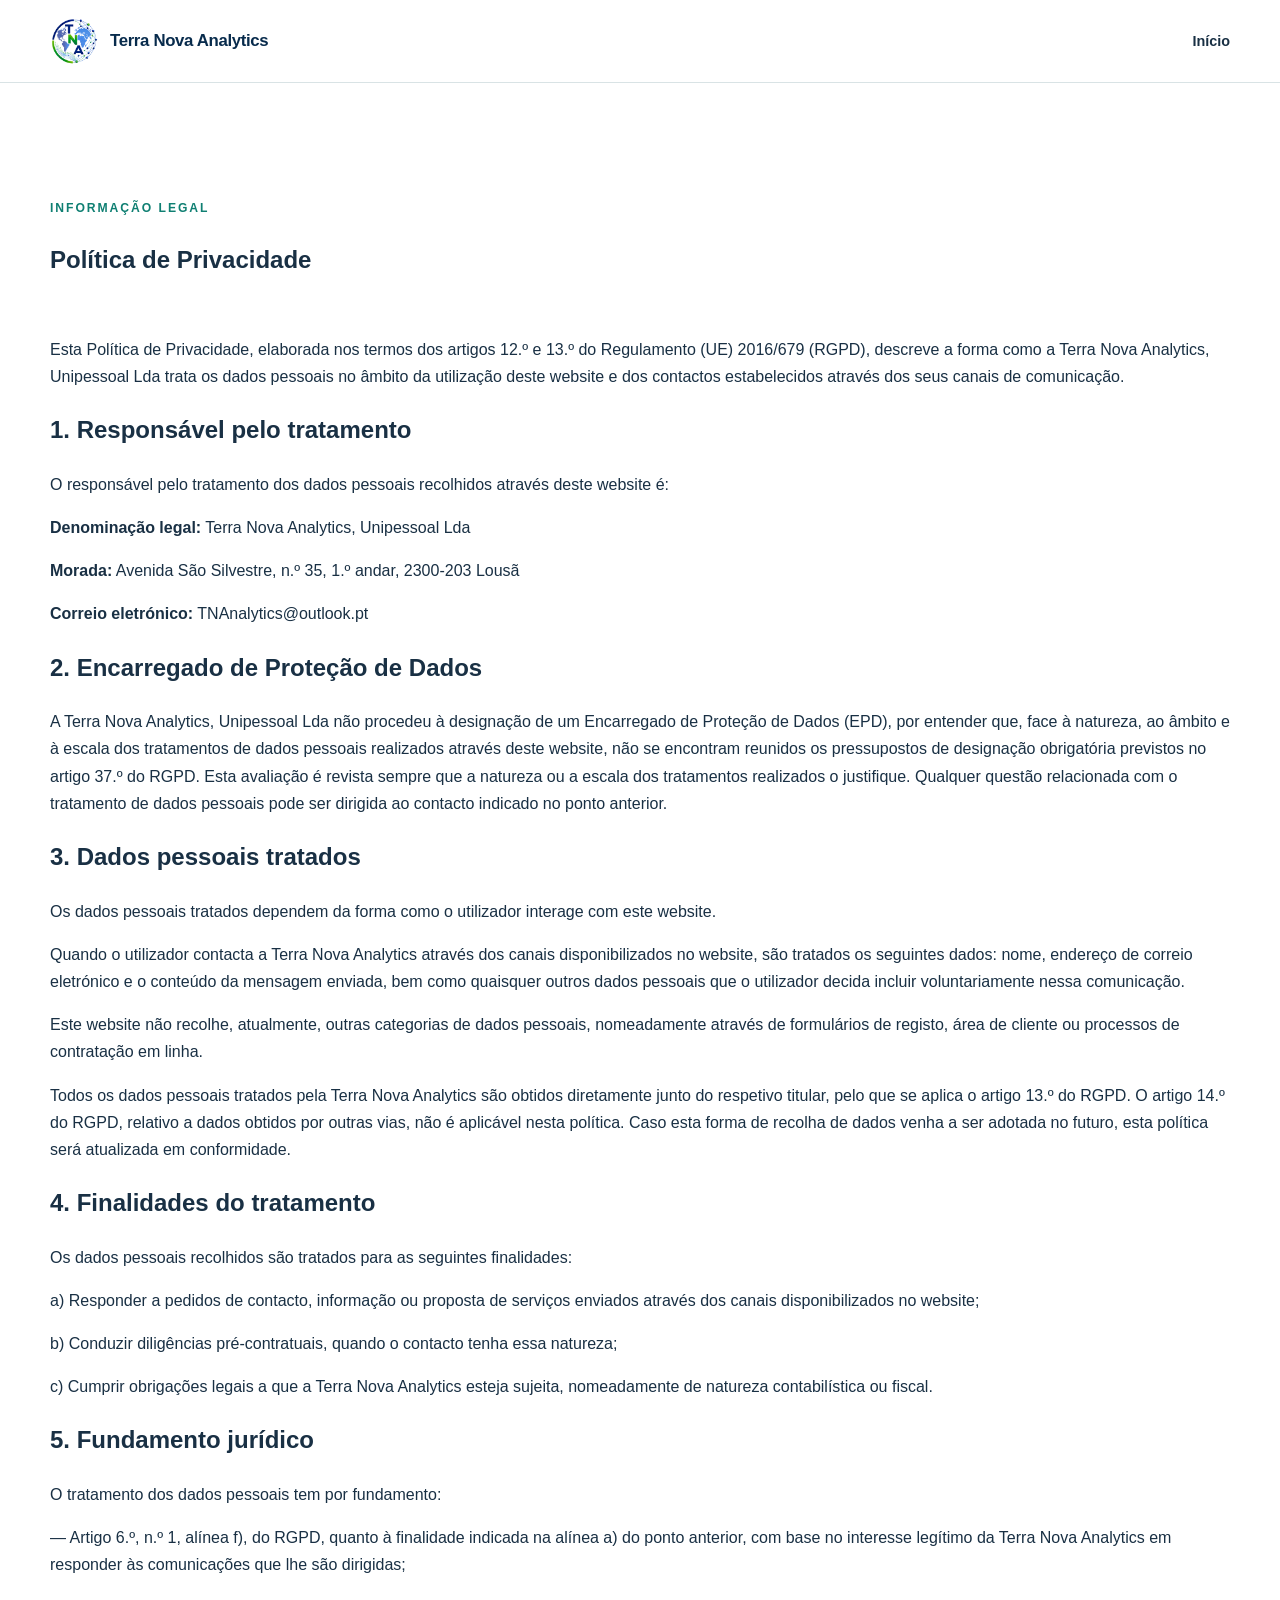
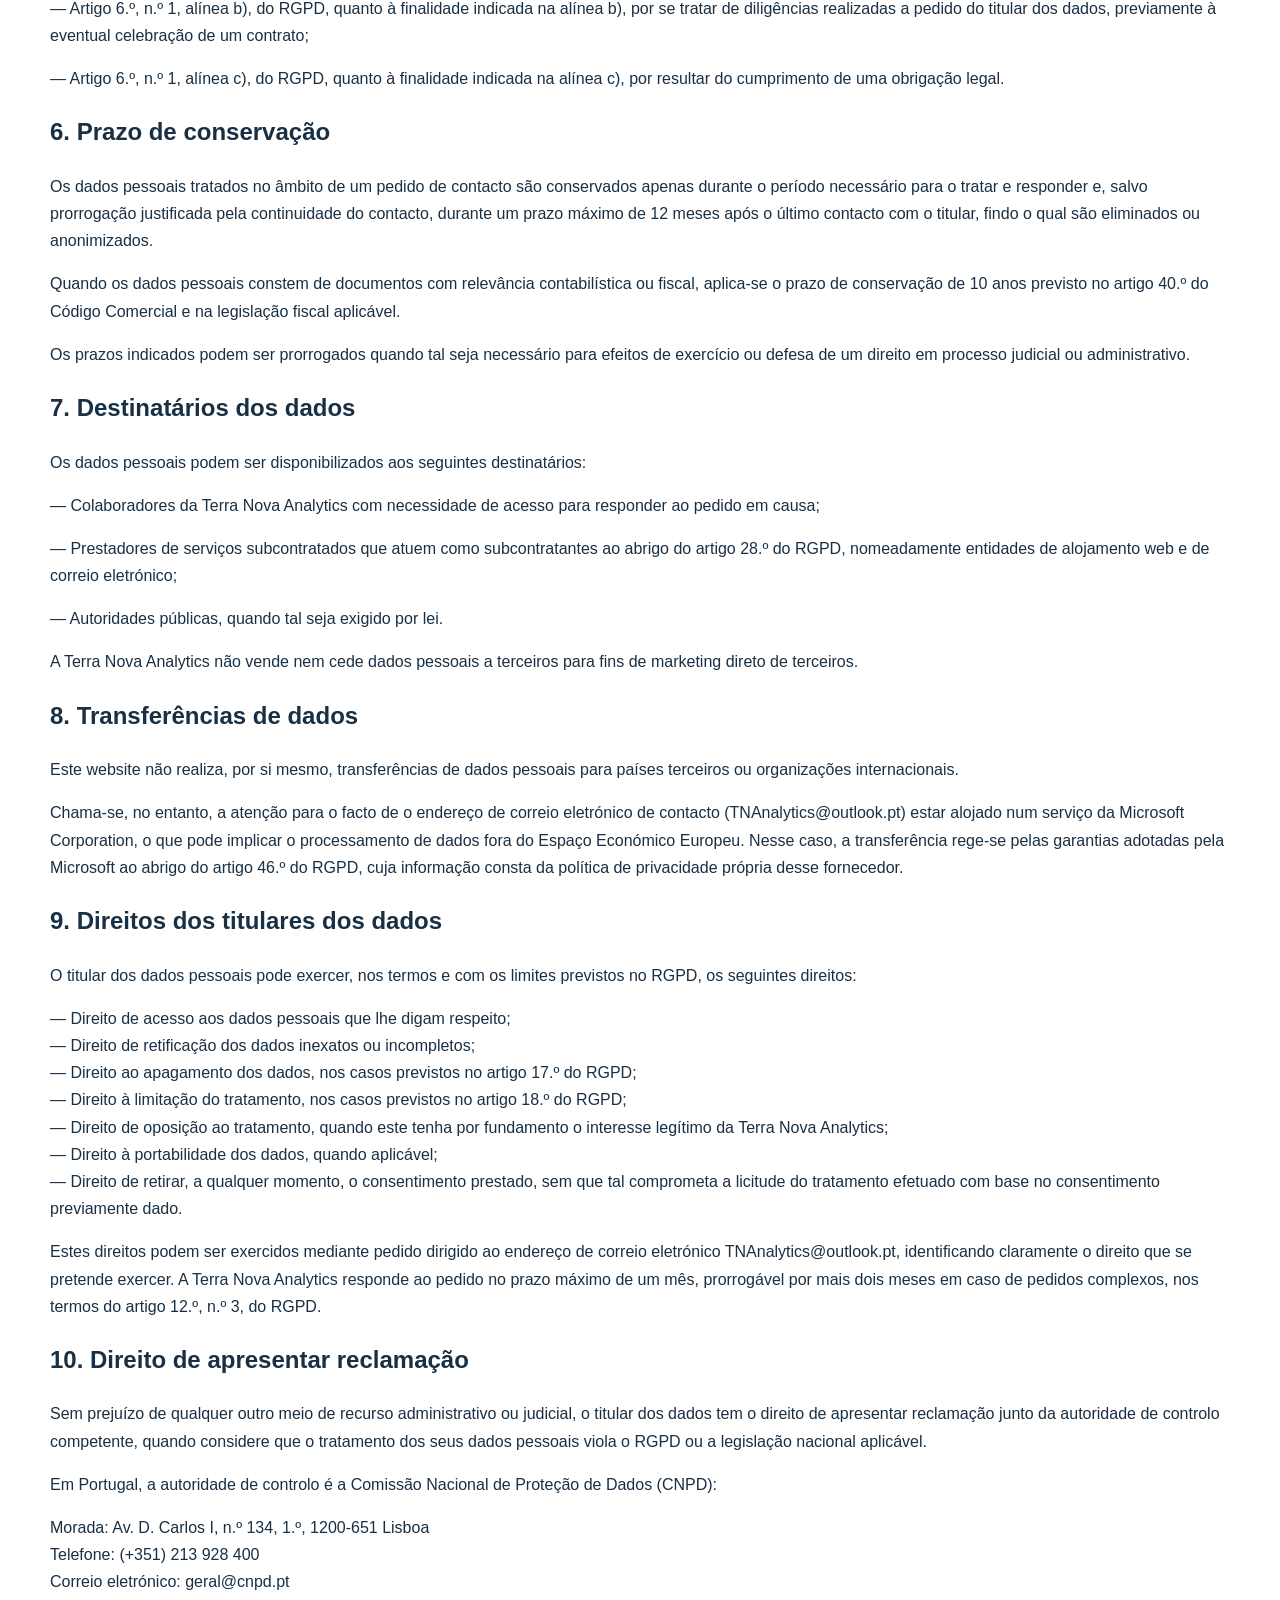
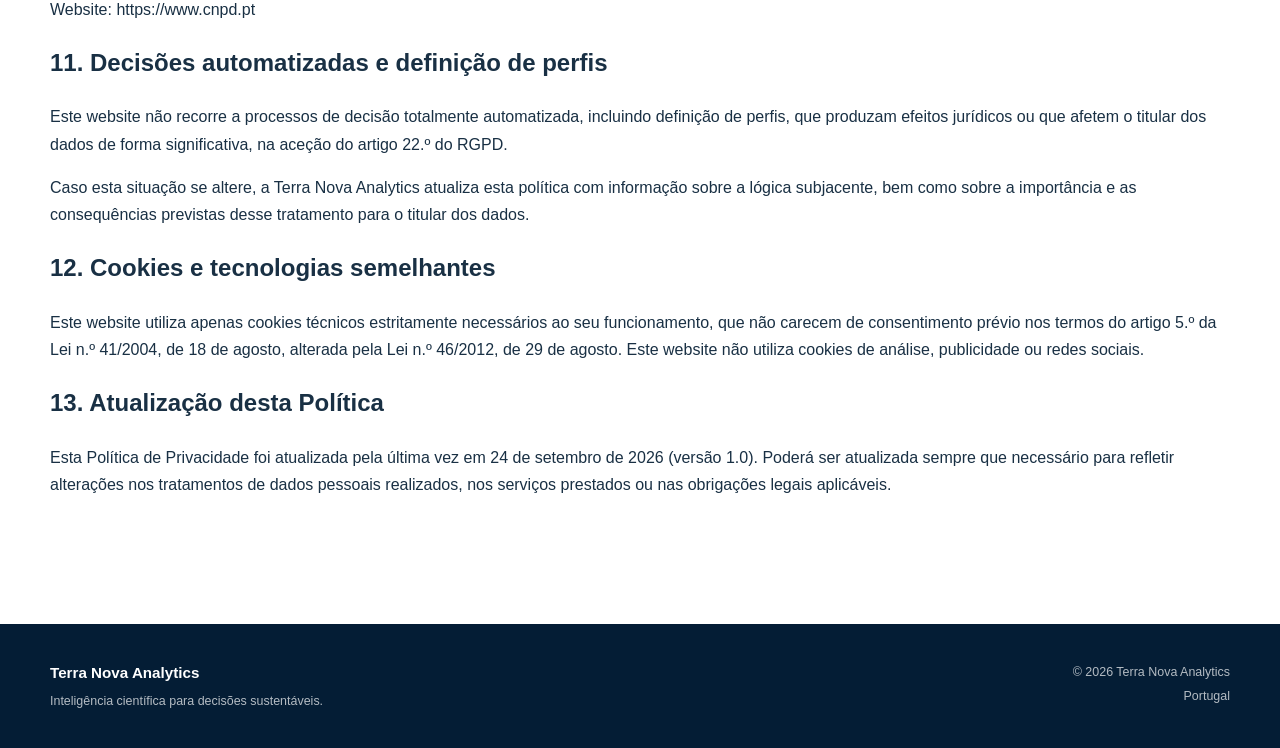
<file: politica-privacidade.html>
<!doctype html>
<html lang="pt-PT">

<head>
  <meta charset="utf-8">
  <meta name="viewport" content="width=device-width, initial-scale=1">

  <meta name="description" content="Política de Privacidade da Terra Nova Analytics.">

  <title>Política de Privacidade | Terra Nova Analytics</title>

  <link rel="icon" href="assets/logo-WEB-final.png" type="image/png">
  <link rel="stylesheet" href="style.css">
</head>

<body>

  <header class="site-header">

    <div class="container header-inner">

      <a class="brand" href="index.html" aria-label="Terra Nova Analytics — início">
        <img class="brand-logo" src="assets/logo-WEB-final.png" alt="Terra Nova Analytics">

        <span class="brand-name">
          Terra Nova Analytics
        </span>
      </a>

      <nav class="site-nav" aria-label="Navegação principal">

        <a href="index.html">Início</a>

      </nav>

    </div>

  </header>


  <main>

    <section class="section">

      <div class="container">

        <div class="section-heading">

          <span class="section-label">
            Informação legal
          </span>

          <h1>
            Política de Privacidade
          </h1>

        </div>


        <div class="legal-content">

          <p>
            Esta Política de Privacidade, elaborada nos termos dos
            artigos 12.º e 13.º do Regulamento (UE) 2016/679 (RGPD),
            descreve a forma como a Terra Nova Analytics, Unipessoal
            Lda trata os dados pessoais no âmbito da utilização deste
            website e dos contactos estabelecidos através dos seus
            canais de comunicação.
          </p>


          <h2>1. Responsável pelo tratamento</h2>

          <p>
            O responsável pelo tratamento dos dados pessoais recolhidos
            através deste website é:
          </p>

          <p>
            <strong>Denominação legal:</strong>
            Terra Nova Analytics, Unipessoal Lda
          </p>

          <p>
            <strong>Morada:</strong>
            Avenida São Silvestre, n.º 35, 1.º andar, 2300-203 Lousã
          </p>

          <p>
            <strong>Correio eletrónico:</strong>
            TNAnalytics@outlook.pt
          </p>


          <h2>2. Encarregado de Proteção de Dados</h2>

          <p>
            A Terra Nova Analytics, Unipessoal Lda não procedeu à
            designação de um Encarregado de Proteção de Dados (EPD),
            por entender que, face à natureza, ao âmbito e à escala
            dos tratamentos de dados pessoais realizados através deste
            website, não se encontram reunidos os pressupostos de
            designação obrigatória previstos no artigo 37.º do RGPD.
            Esta avaliação é revista sempre que a natureza ou a escala
            dos tratamentos realizados o justifique. Qualquer questão
            relacionada com o tratamento de dados pessoais pode ser
            dirigida ao contacto indicado no ponto anterior.
          </p>


          <h2>3. Dados pessoais tratados</h2>

          <p>
            Os dados pessoais tratados dependem da forma como o
            utilizador interage com este website.
          </p>

          <p>
            Quando o utilizador contacta a Terra Nova Analytics através
            dos canais disponibilizados no website, são tratados os
            seguintes dados: nome, endereço de correio eletrónico e o
            conteúdo da mensagem enviada, bem como quaisquer outros
            dados pessoais que o utilizador decida incluir
            voluntariamente nessa comunicação.
          </p>

          <p>
            Este website não recolhe, atualmente, outras categorias de
            dados pessoais, nomeadamente através de formulários de
            registo, área de cliente ou processos de contratação em
            linha.
          </p>

          <p>
            Todos os dados pessoais tratados pela Terra Nova Analytics
            são obtidos diretamente junto do respetivo titular, pelo
            que se aplica o artigo 13.º do RGPD. O artigo 14.º do RGPD,
            relativo a dados obtidos por outras vias, não é aplicável
            nesta política. Caso esta forma de recolha de dados venha a
            ser adotada no futuro, esta política será atualizada em
            conformidade.
          </p>


          <h2>4. Finalidades do tratamento</h2>

          <p>
            Os dados pessoais recolhidos são tratados para as
            seguintes finalidades:
          </p>

          <p>
            a) Responder a pedidos de contacto, informação ou proposta
            de serviços enviados através dos canais disponibilizados no
            website;
          </p>

          <p>
            b) Conduzir diligências pré-contratuais, quando o contacto
            tenha essa natureza;
          </p>

          <p>
            c) Cumprir obrigações legais a que a Terra Nova Analytics
            esteja sujeita, nomeadamente de natureza contabilística ou
            fiscal.
          </p>


          <h2>5. Fundamento jurídico</h2>

          <p>
            O tratamento dos dados pessoais tem por fundamento:
          </p>

          <p>
            — Artigo 6.º, n.º 1, alínea f), do RGPD, quanto à finalidade
            indicada na alínea a) do ponto anterior, com base no
            interesse legítimo da Terra Nova Analytics em responder às
            comunicações que lhe são dirigidas;
          </p>

          <p>
            — Artigo 6.º, n.º 1, alínea b), do RGPD, quanto à finalidade
            indicada na alínea b), por se tratar de diligências
            realizadas a pedido do titular dos dados, previamente à
            eventual celebração de um contrato;
          </p>

          <p>
            — Artigo 6.º, n.º 1, alínea c), do RGPD, quanto à finalidade
            indicada na alínea c), por resultar do cumprimento de uma
            obrigação legal.
          </p>


          <h2>6. Prazo de conservação</h2>

          <p>
            Os dados pessoais tratados no âmbito de um pedido de
            contacto são conservados apenas durante o período
            necessário para o tratar e responder e, salvo prorrogação
            justificada pela continuidade do contacto, durante um
            prazo máximo de 12 meses após o último contacto com o
            titular, findo o qual são eliminados ou anonimizados.
          </p>

          <p>
            Quando os dados pessoais constem de documentos com
            relevância contabilística ou fiscal, aplica-se o prazo de
            conservação de 10 anos previsto no artigo 40.º do Código
            Comercial e na legislação fiscal aplicável.
          </p>

          <p>
            Os prazos indicados podem ser prorrogados quando tal seja
            necessário para efeitos de exercício ou defesa de um
            direito em processo judicial ou administrativo.
          </p>


          <h2>7. Destinatários dos dados</h2>

          <p>
            Os dados pessoais podem ser disponibilizados aos seguintes
            destinatários:
          </p>

          <p>
            — Colaboradores da Terra Nova Analytics com necessidade de
            acesso para responder ao pedido em causa;
          </p>

          <p>
            — Prestadores de serviços subcontratados que atuem como
            subcontratantes ao abrigo do artigo 28.º do RGPD,
            nomeadamente entidades de alojamento web e de correio
            eletrónico;
          </p>

          <p>
            — Autoridades públicas, quando tal seja exigido por lei.
          </p>

          <p>
            A Terra Nova Analytics não vende nem cede dados pessoais a
            terceiros para fins de marketing direto de terceiros.
          </p>


          <h2>8. Transferências de dados</h2>

          <p>
            Este website não realiza, por si mesmo, transferências de
            dados pessoais para países terceiros ou organizações
            internacionais.
          </p>

          <p>
            Chama-se, no entanto, a atenção para o facto de o endereço
            de correio eletrónico de contacto (TNAnalytics@outlook.pt)
            estar alojado num serviço da Microsoft Corporation, o que
            pode implicar o processamento de dados fora do Espaço
            Económico Europeu. Nesse caso, a transferência rege-se
            pelas garantias adotadas pela Microsoft ao abrigo do
            artigo 46.º do RGPD, cuja informação consta da política de
            privacidade própria desse fornecedor.
          </p>


          <h2>9. Direitos dos titulares dos dados</h2>

          <p>
            O titular dos dados pessoais pode exercer, nos termos e
            com os limites previstos no RGPD, os seguintes direitos:
          </p>

          <p>
            — Direito de acesso aos dados pessoais que lhe digam
            respeito;<br>
            — Direito de retificação dos dados inexatos ou
            incompletos;<br>
            — Direito ao apagamento dos dados, nos casos previstos no
            artigo 17.º do RGPD;<br>
            — Direito à limitação do tratamento, nos casos previstos
            no artigo 18.º do RGPD;<br>
            — Direito de oposição ao tratamento, quando este tenha por
            fundamento o interesse legítimo da Terra Nova Analytics;<br>
            — Direito à portabilidade dos dados, quando aplicável;<br>
            — Direito de retirar, a qualquer momento, o consentimento
            prestado, sem que tal comprometa a licitude do tratamento
            efetuado com base no consentimento previamente dado.
          </p>

          <p>
            Estes direitos podem ser exercidos mediante pedido dirigido
            ao endereço de correio eletrónico TNAnalytics@outlook.pt,
            identificando claramente o direito que se pretende
            exercer. A Terra Nova Analytics responde ao pedido no
            prazo máximo de um mês, prorrogável por mais dois meses em
            caso de pedidos complexos, nos termos do artigo 12.º, n.º
            3, do RGPD.
          </p>


          <h2>10. Direito de apresentar reclamação</h2>

          <p>
            Sem prejuízo de qualquer outro meio de recurso
            administrativo ou judicial, o titular dos dados tem o
            direito de apresentar reclamação junto da autoridade de
            controlo competente, quando considere que o tratamento dos
            seus dados pessoais viola o RGPD ou a legislação nacional
            aplicável.
          </p>

          <p>
            Em Portugal, a autoridade de controlo é a Comissão Nacional
            de Proteção de Dados (CNPD):
          </p>

          <p>
            Morada: Av. D. Carlos I, n.º 134, 1.º, 1200-651 Lisboa<br>
            Telefone: (+351) 213 928 400<br>
            Correio eletrónico: geral@cnpd.pt<br>
            Website: https://www.cnpd.pt
          </p>


          <h2>11. Decisões automatizadas e definição de perfis</h2>

          <p>
            Este website não recorre a processos de decisão totalmente
            automatizada, incluindo definição de perfis, que produzam
            efeitos jurídicos ou que afetem o titular dos dados de
            forma significativa, na aceção do artigo 22.º do RGPD.
          </p>

          <p>
            Caso esta situação se altere, a Terra Nova Analytics
            atualiza esta política com informação sobre a lógica
            subjacente, bem como sobre a importância e as consequências
            previstas desse tratamento para o titular dos dados.
          </p>


          <h2>12. Cookies e tecnologias semelhantes</h2>

          <p>
            Este website utiliza apenas cookies técnicos estritamente
            necessários ao seu funcionamento, que não carecem de
            consentimento prévio nos termos do artigo 5.º da Lei n.º
            41/2004, de 18 de agosto, alterada pela Lei n.º 46/2012, de
            29 de agosto. Este website não utiliza cookies de análise,
            publicidade ou redes sociais.
          </p>

          <h2>13. Atualização desta Política</h2>

          <p>
            Esta Política de Privacidade foi atualizada pela última vez
            em 24 de setembro de 2026 (versão 1.0). Poderá ser
            atualizada sempre que necessário para refletir alterações
            nos tratamentos de dados pessoais realizados, nos serviços
            prestados ou nas obrigações legais aplicáveis.
          </p>

        </div>

      </div>

    </section>

  </main>


  <footer class="site-footer">

    <div class="container footer-inner">

      <div>

        <strong>
          Terra Nova Analytics
        </strong>

        <p>
          Inteligência científica para decisões sustentáveis.
        </p>

      </div>

      <div class="footer-meta">

        <p>
          © 2026 Terra Nova Analytics
        </p>

        <p>
          Portugal
        </p>

      </div>

    </div>

  </footer>

</body>

</html>
</file>
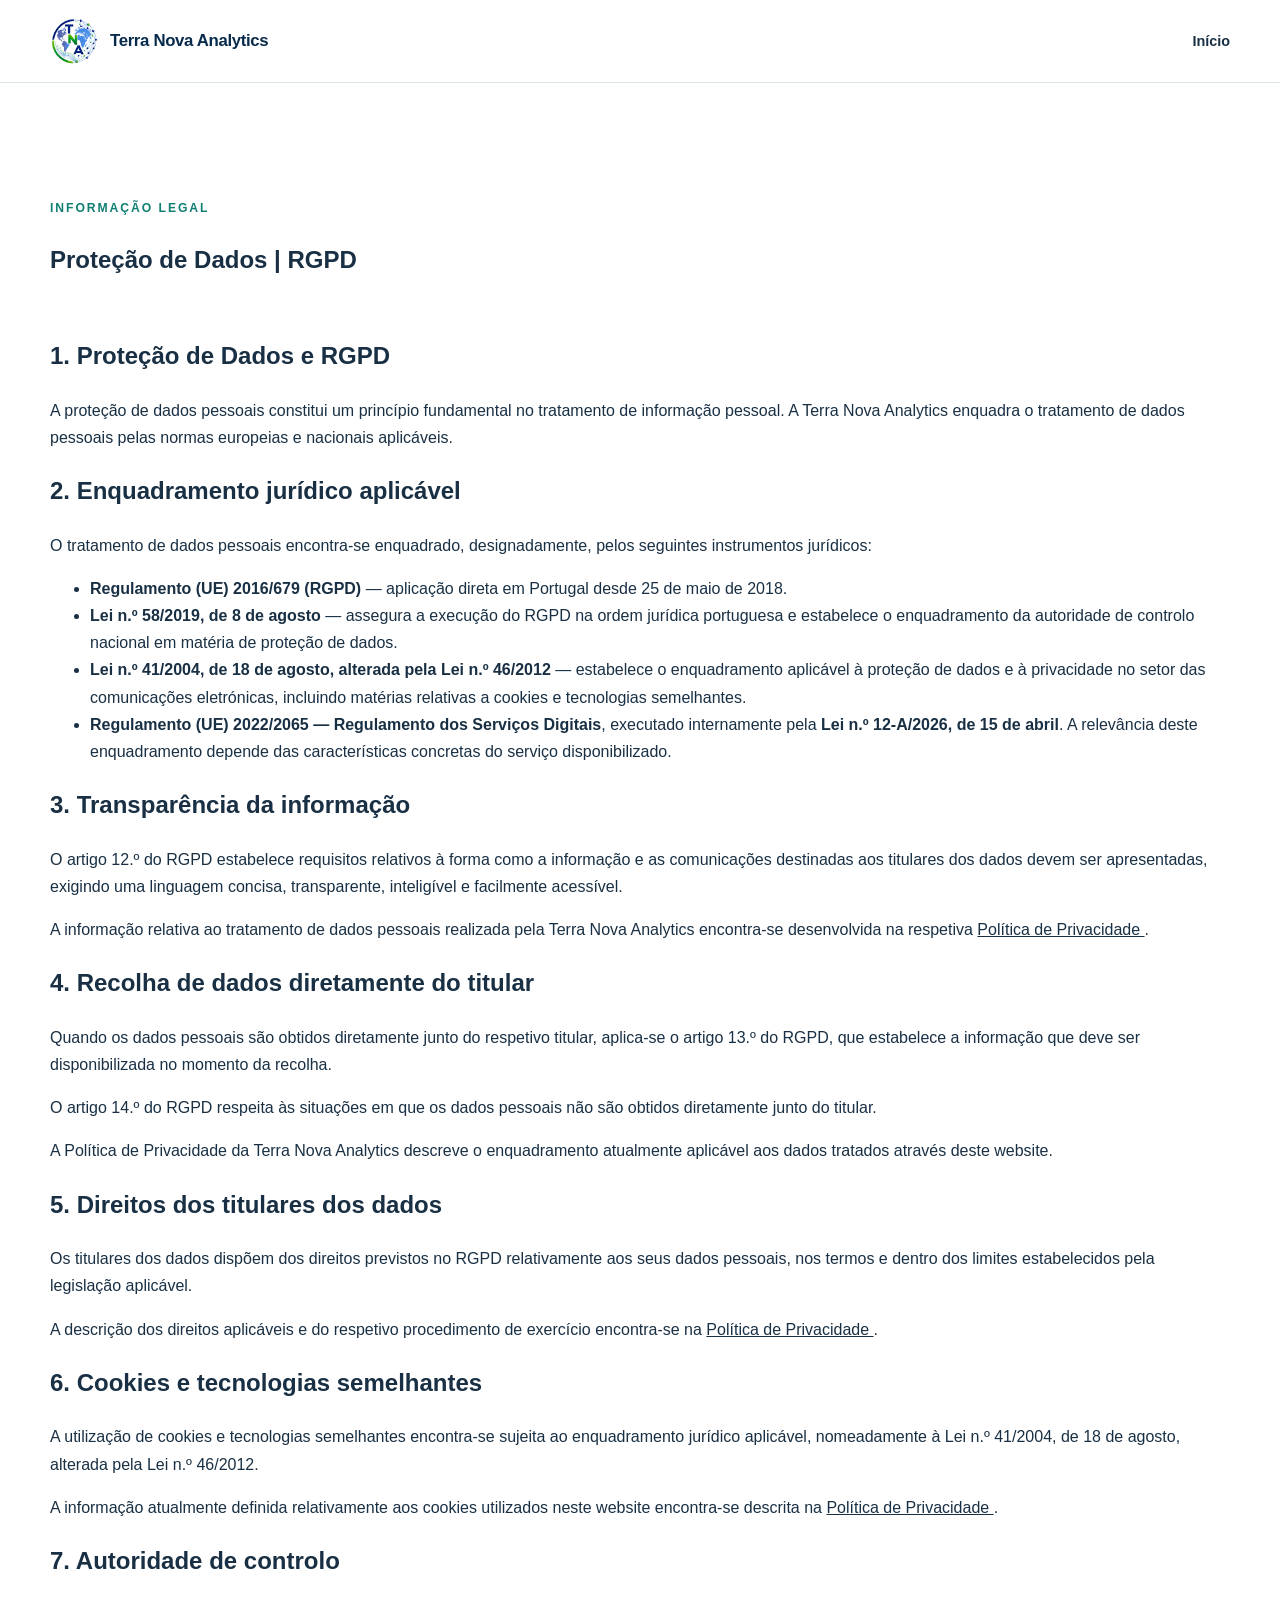
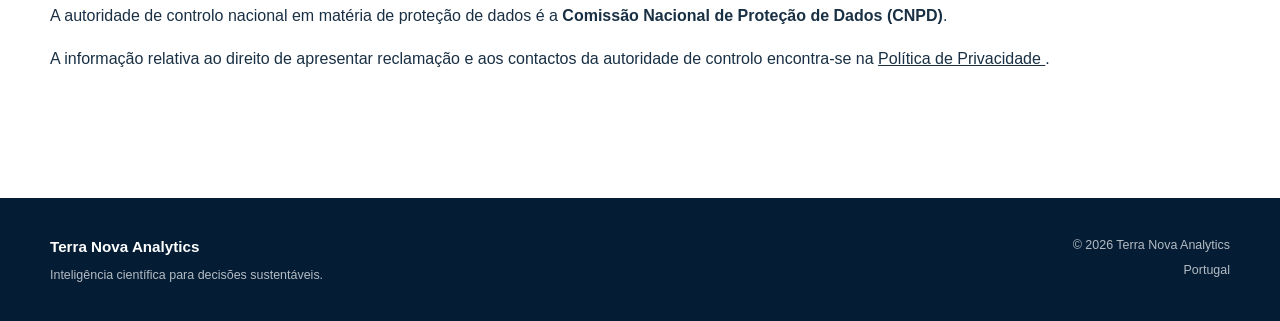
<file: protecao-dados.html>
<!doctype html>
<html lang="pt-PT">

<head>
  <meta charset="utf-8">
  <meta name="viewport" content="width=device-width, initial-scale=1">

  <meta name="description" content="Proteção de Dados e RGPD | Terra Nova Analytics.">

  <title>Proteção de Dados | RGPD | Terra Nova Analytics</title>

  <link rel="icon" href="assets/logo-WEB-final.png" type="image/png">
  <link rel="stylesheet" href="style.css">
</head>

<body>

  <header class="site-header">

    <div class="container header-inner">

      <a class="brand" href="index.html" aria-label="Terra Nova Analytics — início">
        <img class="brand-logo" src="assets/logo-WEB-final.png" alt="Terra Nova Analytics">

        <span class="brand-name">
          Terra Nova Analytics
        </span>
      </a>

      <nav class="site-nav" aria-label="Navegação principal">

        <a href="index.html">Início</a>

      </nav>

    </div>

  </header>


  <main>

    <section class="section">

      <div class="container">

        <div class="section-heading">

          <span class="section-label">
            Informação legal
          </span>

          <h1>
            Proteção de Dados | RGPD
          </h1>

        </div>


        <div class="legal-content">

          <h2>1. Proteção de Dados e RGPD</h2>

          <p>
            A proteção de dados pessoais constitui um princípio
            fundamental no tratamento de informação pessoal.
            A Terra Nova Analytics enquadra o tratamento de dados
            pessoais pelas normas europeias e nacionais aplicáveis.
          </p>


          <h2>2. Enquadramento jurídico aplicável</h2>

          <p>
            O tratamento de dados pessoais encontra-se enquadrado,
            designadamente, pelos seguintes instrumentos jurídicos:
          </p>

          <ul>

            <li>
              <strong>Regulamento (UE) 2016/679 (RGPD)</strong> —
              aplicação direta em Portugal desde 25 de maio de 2018.
            </li>

            <li>
              <strong>Lei n.º 58/2019, de 8 de agosto</strong> —
              assegura a execução do RGPD na ordem jurídica portuguesa
              e estabelece o enquadramento da autoridade de controlo
              nacional em matéria de proteção de dados.
            </li>

            <li>
              <strong>Lei n.º 41/2004, de 18 de agosto, alterada
                pela Lei n.º 46/2012</strong> — estabelece o
              enquadramento aplicável à proteção de dados e à
              privacidade no setor das comunicações eletrónicas,
              incluindo matérias relativas a cookies e tecnologias
              semelhantes.
            </li>

            <li>
              <strong>Regulamento (UE) 2022/2065 — Regulamento dos
                Serviços Digitais</strong>, executado internamente pela
              <strong>Lei n.º 12-A/2026, de 15 de abril</strong>.
              A relevância deste enquadramento depende das
              características concretas do serviço disponibilizado.
            </li>

          </ul>


          <h2>3. Transparência da informação</h2>

          <p>
            O artigo 12.º do RGPD estabelece requisitos relativos
            à forma como a informação e as comunicações destinadas
            aos titulares dos dados devem ser apresentadas, exigindo
            uma linguagem concisa, transparente, inteligível e
            facilmente acessível.
          </p>

          <p>
            A informação relativa ao tratamento de dados pessoais
            realizada pela Terra Nova Analytics encontra-se
            desenvolvida na respetiva
            <a href="politica-privacidade.html">
              Política de Privacidade
            </a>.
          </p>


          <h2>4. Recolha de dados diretamente do titular</h2>

          <p>
            Quando os dados pessoais são obtidos diretamente junto
            do respetivo titular, aplica-se o artigo 13.º do RGPD,
            que estabelece a informação que deve ser disponibilizada
            no momento da recolha.
          </p>

          <p>
            O artigo 14.º do RGPD respeita às situações em que os
            dados pessoais não são obtidos diretamente junto do
            titular.
          </p>

          <p>
            A Política de Privacidade da Terra Nova Analytics
            descreve o enquadramento atualmente aplicável aos dados
            tratados através deste website.
          </p>


          <h2>5. Direitos dos titulares dos dados</h2>

          <p>
            Os titulares dos dados dispõem dos direitos previstos
            no RGPD relativamente aos seus dados pessoais, nos termos
            e dentro dos limites estabelecidos pela legislação
            aplicável.
          </p>

          <p>
            A descrição dos direitos aplicáveis e do respetivo
            procedimento de exercício encontra-se na
            <a href="politica-privacidade.html">
              Política de Privacidade
            </a>.
          </p>


          <h2>6. Cookies e tecnologias semelhantes</h2>

          <p>
            A utilização de cookies e tecnologias semelhantes
            encontra-se sujeita ao enquadramento jurídico aplicável,
            nomeadamente à Lei n.º 41/2004, de 18 de agosto, alterada
            pela Lei n.º 46/2012.
          </p>

          <p>
            A informação atualmente definida relativamente aos
            cookies utilizados neste website encontra-se descrita
            na
            <a href="politica-privacidade.html">
              Política de Privacidade
            </a>.
          </p>


          <h2>7. Autoridade de controlo</h2>

          <p>
            A autoridade de controlo nacional em matéria de proteção
            de dados é a
            <strong>Comissão Nacional de Proteção de Dados (CNPD)</strong>.
          </p>

          <p>
            A informação relativa ao direito de apresentar reclamação
            e aos contactos da autoridade de controlo encontra-se
            na
            <a href="politica-privacidade.html">
              Política de Privacidade
            </a>.
          </p>

        </div>

      </div>

    </section>

  </main>


  <footer class="site-footer">

    <div class="container footer-inner">

      <div>

        <strong>
          Terra Nova Analytics
        </strong>

        <p>
          Inteligência científica para decisões sustentáveis.
        </p>

      </div>

      <div class="footer-meta">

        <p>
          © 2026 Terra Nova Analytics
        </p>

        <p>
          Portugal
        </p>

      </div>

    </div>

  </footer>

</body>

</html>
</file>
<file: style.css>
:root {
  --navy: #082b4c;
  --navy-dark: #041d35;
  --navy-light: #103e63;

  --green: #0f7f72;
  --green-dark: #09675d;
  --cyan: #73d3c7;

  --white: #ffffff;
  --off-white: #f7f9f9;
  --surface: #eef3f3;

  --text: #193044;
  --text-muted: #5d6f7c;

  --border: #d9e3e5;
  --border-dark: rgba(255, 255, 255, 0.14);

  --container: 1180px;
  --radius: 14px;

  --shadow: 0 12px 35px rgba(4, 29, 53, 0.08);
}


/* ------------------------------------------------------------
   Reset
------------------------------------------------------------ */

* {
  box-sizing: border-box;
}

html {
  scroll-behavior: smooth;
}

body {
  margin: 0;
  background: var(--white);
  color: var(--text);
  font-family:
    Inter,
    "Segoe UI",
    Roboto,
    Helvetica,
    Arial,
    sans-serif;
  font-size: 16px;
  line-height: 1.7;
}

img {
  display: block;
  max-width: 100%;
}

a {
  color: inherit;
}

button,
a {
  -webkit-tap-highlight-color: transparent;
}


/* ------------------------------------------------------------
   Accessibility
------------------------------------------------------------ */

.skip-link {
  position: absolute;
  top: -50px;
  left: 20px;
  z-index: 1000;

  padding: 10px 16px;

  background: var(--navy);
  color: var(--white);

  text-decoration: none;
  border-radius: 6px;
}

.skip-link:focus {
  top: 20px;
}


/* ------------------------------------------------------------
   Layout
------------------------------------------------------------ */

.container {
  width: min(calc(100% - 48px),
      var(--container));

  margin-inline: auto;
}


/* ------------------------------------------------------------
   Header
------------------------------------------------------------ */

.site-header {
  position: sticky;
  top: 0;
  z-index: 100;

  background: rgba(255, 255, 255, 0.96);

  border-bottom: 1px solid var(--border);

  backdrop-filter: blur(10px);
}

.header-inner {
  min-height: 82px;

  display: flex;
  align-items: center;
  justify-content: space-between;

  gap: 32px;
}

.brand {
  display: inline-flex;
  align-items: center;

  gap: 12px;

  color: var(--navy);

  text-decoration: none;

  flex-shrink: 0;
}

.brand-logo {
  width: 48px;
  height: 48px;

  object-fit: contain;
}

.brand-name {
  font-size: 1.05rem;
  font-weight: 700;
  letter-spacing: -0.02em;
}

.site-nav {
  display: flex;
  align-items: center;

  gap: 30px;
}

.site-nav a {
  position: relative;

  padding-block: 6px;

  color: var(--text);

  font-size: 0.9rem;
  font-weight: 600;

  text-decoration: none;

  transition:
    color 180ms ease;
}

.site-nav a::after {
  content: "";

  position: absolute;
  left: 0;
  right: 0;
  bottom: 0;

  height: 2px;

  background: var(--green);

  transform: scaleX(0);
  transform-origin: left;

  transition:
    transform 180ms ease;
}

.site-nav a:hover,
.site-nav a:focus-visible {
  color: var(--green);
}

.site-nav a:hover::after,
.site-nav a:focus-visible::after {
  transform: scaleX(1);
}


/* ------------------------------------------------------------
   Hero
------------------------------------------------------------ */

.hero {
  position: relative;
  overflow: hidden;

  min-height: 650px;

  display: flex;
  align-items: center;

  background:
    radial-gradient(circle at 82% 45%,
      rgba(115, 211, 199, 0.13),
      transparent 50%),
    linear-gradient(135deg,
      var(--navy-dark),
      var(--navy));

  color: var(--white);
}

.hero-grid {
  position: relative;
  z-index: 2;

  display: grid;

  grid-template-columns:
    minmax(0, 1.2fr) minmax(320px, 0.8fr);

  align-items: center;

  gap: 70px;

  padding-block: 90px;
}

.hero-content {
  max-width: 720px;
}

.eyebrow {
  margin: 0 0 24px;

  color: var(--cyan);

  font-size: 0.76rem;
  font-weight: 700;

  letter-spacing: 0.14em;
  line-height: 1.6;
}

.hero h1 {
  margin: 0;

  max-width: 760px;

  color: var(--white);

  font-size: clamp(3rem, 5vw, 5.2rem);

  font-weight: 700;

  letter-spacing: -0.055em;

  line-height: 1.03;
}

.hero h1 span {
  display: block;

  color: var(--cyan);
}

.hero-text {
  max-width: 680px;

  margin: 30px 0 0;

  color: rgba(255, 255, 255, 0.82);

  font-size: 1.1rem;

  line-height: 1.8;
}

.hero-actions {
  display: flex;
  flex-wrap: wrap;

  gap: 14px;

  margin-top: 38px;
}

.button {
  display: inline-flex;
  align-items: center;
  justify-content: center;

  min-height: 48px;

  padding: 11px 22px;

  border: 1px solid transparent;
  border-radius: 999px;

  font-size: 0.9rem;
  font-weight: 700;

  text-decoration: none;

  transition:
    transform 180ms ease,
    background 180ms ease,
    border-color 180ms ease;
}

.button:hover {
  transform: translateY(-2px);
}

.button-primary {
  background: var(--green);
  color: var(--white);
}

.button-primary:hover {
  background: var(--green-dark);
}

.button-outline {
  border-color: rgba(255, 255, 255, 0.38);

  color: var(--white);
}

.button-outline:hover {
  background: rgba(255, 255, 255, 0.08);

  border-color: rgba(255, 255, 255, 0.65);
}

.hero-visual {
  display: flex;
  align-items: center;
  justify-content: center;
}

.hero-logo-frame {
  position: relative;

  width: min(390px, 100%);
  aspect-ratio: 1;

  display: flex;
  align-items: center;
  justify-content: center;

  border: 1px solid rgba(115, 211, 199, 0.22);

  border-radius: 50%;

  background: transparent;
}

.hero-logo-frame::before {
  content: "";

  position: absolute;

  inset: 12%;

  border: 1px solid rgba(115, 211, 199, 0.22);

  border-radius: 50%;
}

.hero-logo {
  position: relative;
  z-index: 2;

  width: 62%;

  object-fit: contain;
  filter: none;
  box-shadow: none;
}

.hero-decoration {
  position: absolute;

  border: 1px solid rgba(115, 211, 199, 0.13);

  border-radius: 50%;

  pointer-events: none;
}

.hero-decoration-one {
  width: 620px;
  height: 620px;

  right: -270px;
  top: -160px;
}

.hero-decoration-two {
  width: 420px;
  height: 420px;

  left: -290px;
  bottom: -280px;
}


/* ------------------------------------------------------------
   Sections
------------------------------------------------------------ */

.section {
  padding-block: 110px;
}

.section-alt {
  background: var(--off-white);
}

.section-label {
  margin: 0 0 16px;

  color: var(--green);

  font-size: 0.76rem;
  font-weight: 800;

  letter-spacing: 0.16em;
  text-transform: uppercase;
}

.section-heading {
  max-width: 720px;

  margin-bottom: 55px;
}

.section-heading h2 {
  margin: 0;

  color: var(--navy);

  font-size: clamp(2.1rem, 4vw, 3.4rem);

  font-weight: 700;

  letter-spacing: -0.045em;

  line-height: 1.12;
}

.section-heading>p:last-child {
  max-width: 650px;

  margin: 20px 0 0;

  color: var(--text-muted);

  font-size: 1.05rem;
}


/* ------------------------------------------------------------
   About
------------------------------------------------------------ */

.about-grid {
  display: grid;

  grid-template-columns:
    minmax(0, 0.9fr) minmax(0, 1.1fr);

  gap: 90px;
}

.about-grid h2 {
  margin: 0;

  color: var(--navy);

  font-size: clamp(2.1rem, 4vw, 3.3rem);

  font-weight: 700;

  letter-spacing: -0.045em;

  line-height: 1.12;
}

.about-content {
  max-width: 700px;
}

.about-content p {
  margin: 0 0 22px;

  color: var(--text-muted);
}

.about-content .lead {
  color: var(--text);

  font-size: 1.18rem;
  font-weight: 500;

  line-height: 1.75;
}

/* ------------------------------------------------------------
   Vision and Mission
------------------------------------------------------------ */

.vision-mission-section {
  position: relative;

  padding-block: 90px;

  background: var(--navy-dark);

  color: var(--white);

  overflow: hidden;
}

.vision-mission-section::before {
  content: "";

  position: absolute;

  width: 620px;
  height: 620px;

  right: -300px;
  top: -300px;

  border: 1px solid rgba(115, 211, 199, 0.12);
  border-radius: 50%;

  pointer-events: none;
}

.vision-mission-section::after {
  content: "";

  position: absolute;

  width: 420px;
  height: 420px;

  left: -300px;
  bottom: -280px;

  border: 1px solid rgba(115, 211, 199, 0.10);
  border-radius: 50%;

  pointer-events: none;
}

.vision-mission-section .container {
  position: relative;
  z-index: 1;
}

.vision-mission-heading {
  max-width: 800px;

  margin-bottom: 45px;
}

.vision-mission-heading .section-label {
  color: var(--cyan);
}

.vision-mission-heading h2 {
  margin: 0;

  color: var(--white);

  font-size: clamp(2.4rem, 4.5vw, 3.6rem);

  font-weight: 700;

  letter-spacing: -0.045em;

  line-height: 1.08;
}

.vision-mission-heading h2 span {
  color: var(--cyan);
}

.vision-mission-grid {
  display: grid;

  grid-template-columns:
    repeat(2, minmax(0, 1fr));

  gap: 24px;
}

.vision-mission-card {
  display: flex;
  align-items: flex-start;
  gap: 28px;

  min-height: 210px;

  padding: 30px 32px;

  background: rgba(255, 255, 255, 0.025);

  border: 1px solid rgba(115, 211, 199, 0.20);

  border-radius: var(--radius);

  box-shadow: none;
}

.vision.mission-icon {
  flex: 0 0 66px;

  width: 66px;
  height: 66px;

  display: flex;
  align-items: center;
  justify-content: center;

  border-radius: 50%;

  background: rgba(15, 127, 114, 0.22);

  color: var(--cyan);

  font-size: 2rem;
}

.vision-mission-card-content {
  max-width: 620px;
}

.vision-mission-card h3 {
  margin: 0 0 18px;

  color: var(--white);

  font-size: 1.35rem;

  font-weight: 700;
}

.vision-mission-card p {
  margin: 0;

  color: rgba(255, 255, 255, 0.78);

  font-size: 1.05rem;

  line-height: 1.7;
}

/* ------------------------------------------------------------
   Values
------------------------------------------------------------ */

.values-section {
  padding-block: 90px;

  background: var(--white);
}

.values-heading {
  max-width: 720px;

  margin-bottom: 45px;
}

.values-heading h2 {
  margin: 0;

  color: var(--navy);

  font-size: clamp(2.3rem, 4vw, 3.4rem);

  font-weight: 700;

  letter-spacing: -0.045em;

  line-height: 1.1;
}

.values-heading h2 span {
  color: var(--green);
}

.values-grid {
  display: grid;

  grid-template-columns:
    repeat(4, minmax(0, 1fr));

  gap: 20px;
}

.value-card {
  min-height: 150px;

  padding: 28px;

  background: var(--off-white);

  border: 1px solid var(--border);

  border-radius: var(--radius);

  transition:
    transform 180ms ease,
    border-color 180ms ease,
    box-shadow 180ms ease;
}

.value-card:hover {
  transform: translateY(-4px);

  border-color: rgba(15, 127, 114, 0.35);

  box-shadow:
    0 14px 35px rgba(4, 29, 53, 0.10);
}

.value-number {
  display: block;

  margin-bottom: 28px;

  color: var(--green);

  font-size: 0.76rem;

  font-weight: 800;

  letter-spacing: 0.16em;
}

.value-card h3 {
  margin: 0;

  color: var(--navy);

  font-size: 1.3rem;

  font-weight: 700;
}


/* ------------------------------------------------------------
   Services
------------------------------------------------------------ */

.service-grid {
  display: grid;

  grid-template-columns:
    repeat(4, minmax(0, 1fr));

  gap: 20px;
}

.service-card {
  min-height: 390px;

  padding: 30px;

  background: var(--white);

  border: 1px solid var(--border);
  border-radius: var(--radius);

  box-shadow: var(--shadow);

  transition:
    transform 180ms ease,
    border-color 180ms ease,
    box-shadow 180ms ease;
}

.service-card:hover {
  transform: translateY(-5px);

  border-color: rgba(15, 127, 114, 0.35);

  box-shadow:
    0 18px 45px rgba(4, 29, 53, 0.12);
}

.card-number {
  display: block;

  margin-bottom: 30px;

  color: var(--green);

  font-size: 0.75rem;
  font-weight: 800;

  letter-spacing: 0.12em;
}

.service-card h3 {
  margin: 0 0 18px;

  color: var(--navy);

  font-size: 1.25rem;

  line-height: 1.3;
}

.service-card p {
  margin: 0 0 22px;

  color: var(--text-muted);

  font-size: 0.94rem;
}

.service-card ul {
  display: grid;

  gap: 7px;

  margin: 0;
  padding: 0;

  list-style: none;
}

.service-card li {
  position: relative;

  padding-left: 17px;

  color: var(--text);

  font-size: 0.84rem;
}

.service-card li::before {
  content: "";

  position: absolute;

  width: 5px;
  height: 5px;

  left: 0;
  top: 0.72em;

  background: var(--green);

  border-radius: 50%;
}


/* ------------------------------------------------------------
   Projects
------------------------------------------------------------ */

.project-grid {
  display: grid;

  grid-template-columns:
    repeat(3, minmax(0, 1fr));

  gap: 20px;
}

.project-card {
  min-height: 350px;

  display: flex;
  flex-direction: column;

  padding: 32px;

  background: var(--white);

  border: 1px solid var(--border);
  border-radius: var(--radius);

  box-shadow: var(--shadow);
}

.project-featured {
  background:
    linear-gradient(145deg,
      #f5fbfa,
      var(--white));

  border-color: rgba(15, 127, 114, 0.28);
}

.project-top {
  display: flex;
  justify-content: space-between;
  align-items: flex-start;

  gap: 15px;

  margin-bottom: 38px;
}

.project-type {
  color: var(--green);

  font-size: 0.68rem;
  font-weight: 800;

  letter-spacing: 0.1em;

  line-height: 1.5;
}

.project-index {
  color: #a7b5bc;

  font-size: 0.75rem;
  font-weight: 700;
}

.project-card h3 {
  margin: 0 0 18px;

  color: var(--navy);

  font-size: 1.55rem;

  line-height: 1.25;
}

.project-card p {
  margin: 0;

  color: var(--text-muted);

  font-size: 0.95rem;
}

.project-status {
  margin-top: auto;
  padding-top: 30px;

  color: var(--text);

  font-size: 0.78rem;
  font-weight: 700;
}


/* ------------------------------------------------------------
   Skills
------------------------------------------------------------ */

.section-dark {
  background:
    linear-gradient(135deg,
      var(--navy-dark),
      var(--navy));

  color: var(--white);
}

.section-heading-dark h2 {
  color: var(--white);
}

.section-heading-dark>p:last-child {
  color: rgba(255, 255, 255, 0.7);
}

.skills-groups {
  display: grid;

  grid-template-columns:
    repeat(3, minmax(0, 1fr));

  gap: 50px;
}

.skill-group {
  padding-top: 25px;

  border-top: 1px solid var(--border-dark);
}

.skill-group h3 {
  margin: 0 0 22px;

  color: var(--cyan);

  font-size: 1rem;

  font-weight: 700;
}

.skill-list {
  display: flex;
  flex-wrap: wrap;

  gap: 9px;
}

.skill-list span {
  padding: 7px 12px;

  border: 1px solid var(--border-dark);
  border-radius: 999px;

  color: rgba(255, 255, 255, 0.84);

  font-size: 0.78rem;
}


/* ------------------------------------------------------------
   Contact
------------------------------------------------------------ */

.contact-section {
  padding-block: 100px;

  background: var(--green);

  color: var(--white);
}

.contact-grid {
  display: grid;

  grid-template-columns:
    minmax(0, 1.2fr) minmax(320px, 0.8fr);

  align-items: center;

  gap: 80px;
}

.section-label-light {
  color: var(--cyan);
}

.contact-grid h2 {
  max-width: 720px;

  margin: 0;

  color: var(--white);

  font-size: clamp(2.2rem, 4vw, 3.7rem);

  letter-spacing: -0.045em;

  line-height: 1.1;
}

.contact-grid p:not(.section-label) {
  max-width: 650px;

  margin: 25px 0 0;

  color: rgba(255, 255, 255, 0.82);
}

.contact-action {
  display: flex;
  flex-direction: column;
  align-items: flex-start;

  gap: 24px;
}

.contact-email {
  color: var(--white);

  font-size: clamp(1.0rem, 1.4vw, 1.3rem);

  font-weight: 700;

  text-decoration: none;

  border-bottom: 1px solid rgba(255, 255, 255, 0.5);
}

.contact-email:hover {
  border-color: var(--white);
}

.button-light {
  background: var(--white);
  color: var(--green);
}

.button-light:hover {
  background: var(--off-white);
}

/* ------------------------------------------------------------
   Electronic Complaints Book
------------------------------------------------------------ */

#livro-reclamacoes {
  padding-block: 65px;
}

#livro-reclamacoes .section-heading {
  margin-bottom: 30px;
}

#livro-reclamacoes .section-heading h2 {
  font-size: clamp(1.8rem, 3vw, 2.6rem);
  line-height: 1.15;
}

#livro-reclamacoes .complaints-book p {
  max-width: 650px;

  margin: 0 0 24px;

  color: var(--text-muted);
}


/* ------------------------------------------------------------
   Footer
------------------------------------------------------------ */

.site-footer {
  padding-block: 35px;

  background: var(--navy-dark);

  color: rgba(255, 255, 255, 0.7);
}

.footer-inner {
  display: flex;

  align-items: center;
  justify-content: space-between;

  gap: 30px;
}

.footer-inner strong {
  color: var(--white);

  font-size: 0.95rem;
}

.footer-inner p {
  margin: 5px 0 0;

  font-size: 0.78rem;
}

.footer-meta {
  text-align: right;
}

.footer-meta p {
  margin: 0 0 3px;
}

.footer-links {
  display: flex;
  flex-wrap: wrap;
  justify-content: flex-end;
  gap: 8px 18px;

  margin: 8px 0 6px;
}

.footer-links a {
  color: rgba(255, 255, 255, 0.7);

  font-size: 0.78rem;

  text-decoration: underline;
  text-underline-offset: 3px;
}

.footer-links a:hover {
  color: var(--white);
}


/* ------------------------------------------------------------
   Responsive
------------------------------------------------------------ */

@media (max-width: 1050px) {

  .service-grid {
    grid-template-columns:
      repeat(2, minmax(0, 1fr));
  }

  .about-grid {
    gap: 50px;
  }

  .site-nav {
    gap: 18px;
  }

}


@media (max-width: 850px) {

  .header-inner {
    min-height: 72px;
  }

  .brand-logo {
    width: 42px;
    height: 42px;
  }

  .brand-name {
    font-size: 0.95rem;
  }

  .site-nav {
    display: none;
  }

  .hero {
    min-height: auto;
  }

  .hero-grid {
    grid-template-columns: 1fr;

    gap: 55px;

    padding-block: 75px;
  }

  .hero-content {
    max-width: none;
  }

  .hero-visual {
    justify-content: flex-start;
  }

  .hero-logo-frame {
    width: min(320px, 75vw);
  }

  .about-grid {
    grid-template-columns: 1fr;

    gap: 35px;
  }

  .project-grid {
    grid-template-columns: 1fr;
  }

  .project-card {
    min-height: 310px;
  }

  .skills-groups {
    grid-template-columns: 1fr;

    gap: 35px;
  }

  .contact-grid {
    grid-template-columns: 1fr;

    gap: 40px;
  }

}


@media (max-width: 600px) {

  .container {
    width: min(calc(100% - 32px),
        var(--container));
  }

  .section {
    padding-block: 75px;
  }

  .hero-grid {
    padding-block: 60px;
  }

  .hero h1 {
    font-size: clamp(2.5rem, 12vw, 4rem);
  }

  .hero-text {
    font-size: 1rem;
  }

  .hero-actions {
    align-items: stretch;
    flex-direction: column;
  }

  .hero-actions .button {
    width: 100%;
  }

  .service-grid {
    grid-template-columns: 1fr;
  }

  .service-card {
    min-height: auto;
  }

  .project-card {
    padding: 27px;
  }

  .contact-section {
    padding-block: 75px;
  }

  .contact-action {
    align-items: stretch;
  }

  .contact-email {
    overflow-wrap: anywhere;
  }

  .contact-action .button {
    width: 100%;
  }

  .footer-inner {
    flex-direction: column;
    align-items: flex-start;
  }

  .footer-meta {
    text-align: left;
  }

}


/* ------------------------------------------------------------
   Reduced motion
------------------------------------------------------------ */

@media (prefers-reduced-motion: reduce) {

  html {
    scroll-behavior: auto;
  }

  *,
  *::before,
  *::after {
    transition-duration: 0.01ms !important;
  }

}

/* ==========================================================================
   TNAnalytics — Dynamic Scientific Background
   ========================================================================== */
.scientific-background {
  position: absolute;
  inset: 0;
  z-index: 0;
  overflow: hidden;
  pointer-events: none;
}

.scientific-background::before {
  content: '';
  position: absolute;
  inset: -18%;
  background:
    radial-gradient(circle at 18% 32%, rgba(115, 211, 199, .14), transparent 25%),
    radial-gradient(circle at 82% 68%, rgba(15, 127, 114, .16), transparent 28%),
    radial-gradient(circle at 58% 20%, rgba(255, 255, 255, .035), transparent 20%);
  animation: scientific-ambient 18s ease-in-out infinite alternate;
}

.scientific-equations,
.scientific-particles,
.scientific-network,
.scientific-curve,
.scientific-flow {
  position: absolute;
}

.scientific-equations,
.scientific-particles {
  inset: 0;
}

.scientific-equation {
  position: absolute;
  color: rgba(115, 211, 199, .62);
  font-family: Georgia, 'Times New Roman', serif;
  font-size: clamp(.75rem, 1.05vw, 1rem);
  white-space: nowrap;
  text-shadow:
    0 0 8px rgba(115, 211, 199, .35),
    0 0 18px rgba(115, 211, 199, .18);
  animation:
    scientific-float var(--duration) ease-in-out var(--delay) infinite alternate;
}

.scientific-network {
  width: min(330px, 29vw);
  height: min(330px, 29vw);
  right: 2%;
  top: 2%;
  opacity: .85;
  animation: neural-drift 15s ease-in-out infinite alternate;
}

.network-connection {
  stroke: rgba(115, 211, 199, .68);
  stroke-width: .48;
  fill: none;
  stroke-dasharray: 2 2.8;
  filter: drop-shadow(0 0 2px rgba(115, 211, 199, .55));
  animation: neural-flow 3.8s linear infinite;
}

.network-neuron {
  fill: #73d3c7;
  stroke: rgba(255, 255, 255, .95);
  stroke-width: .38;
  filter:
    drop-shadow(0 0 3px rgba(115, 211, 199, .95)) drop-shadow(0 0 7px rgba(115, 211, 199, .55));
  animation: neuron-pulse 2.6s ease-in-out infinite alternate;
}

.scientific-curve {
  width: 310px;
  height: 125px;
  fill: none;
  stroke: rgba(115, 211, 199, .18);
  stroke-width: 1.4;
  stroke-dasharray: 7 9;
  filter: drop-shadow(0 0 4px rgba(115, 211, 199, .28));
  animation: curve-flow 9s linear infinite;
}

.curve-one {
  left: -2%;
  bottom: 12%;
  transform: rotate(-4deg);
}

.curve-two {
  right: 18%;
  top: 8%;
  transform: rotate(6deg);
  animation-duration: 12s;
  opacity: .75;
}

.scientific-particle {
  position: absolute;
  width: var(--size);
  height: var(--size);
  border-radius: 50%;
  background: rgba(115, 211, 199, .9);
  box-shadow:
    0 0 5px rgba(115, 211, 199, .85) 0 0 12px rgba(115, 211, 199, .55);
  animation:
    particle-motion var(--duration) ease-in-out var(--delay) infinite alternate;
}

.scientific-flow {
  height: 1px;
  background:
    linear-gradient(90deg,
      transparent,
      rgba(115, 211, 199, .85),
      transparent);
  box-shadow:
    0 0 6px rgba(115, 211, 199, .45);
  opacity: .8;
  transform-origin: left center;
  animation: data-flow 7s linear infinite;
}

.flow-one {
  width: 220px;
  left: 12%;
  top: 28%;
  transform: rotate(18deg);
}

.flow-two {
  width: 280px;
  right: 5%;
  top: 73%;
  transform: rotate(-22deg);
  animation-delay: -2.2s;
}

.flow-three {
  width: 180px;
  left: 38%;
  bottom: 13%;
  transform: rotate(7deg);
  animation-delay: -4s;
}

@keyframes scientific-ambient {
  from {
    transform: translate3d(-2%, 1%, 0) scale(1);
  }

  to {
    transform: translate3d(3%, -3%, 0) scale(1.08);
  }
}

@keyframes scientific-float {
  0% {
    transform: translate3d(0, 0, 0) rotate(var(--rotation));
    opacity: .35;
  }

  50% {
    transform: translate3d(14px, -12px, 0) rotate(0deg);
    opacity: .78;
  }

  100% {
    transform: translate3d(-12px, 14px, 0) rotate(calc(var(--rotation) * -1));
    opacity: .45;
  }
}

@keyframes neural-drift {
  0% {
    transform: translate3d(0, 0, 0) rotate(-1deg);
  }

  50% {
    transform: translate3d(-24px, 18px, 0) rotate(1deg);
  }

  100% {
    transform: translate3d(18px, -20px, 0) rotate(-1deg);
  }
}

@keyframes neural-flow {
  to {
    stroke-dashoffset: -10;
  }
}

@keyframes neuron-pulse {
  from {
    opacity: .35;
  }

  to {
    opacity: 1;
  }
}

@keyframes curve-flow {
  to {
    stroke-dashoffset: -64;
  }
}

@keyframes particle-motion {
  0% {
    transform: translate3d(0, 0, 0) scale(.7);
    opacity: .25;
  }

  50% {
    transform: translate3d(28px, -24px, 0) scale(1.15);
    opacity: .9;
  }

  100% {
    transform: translate3d(-22px, 22px, 0) scale(.85);
    opacity: .35;
  }
}

@keyframes data-flow {
  0% {
    transform: translateX(-35px) scaleX(.55);
    opacity: 0;
  }

  25%,
  75% {
    opacity: .65;
  }

  100% {
    transform: translateX(90px) scaleX(1.05);
    opacity: 0;
  }
}

@media (max-width:850px) {
  .scientific-network {
    width: 270px;
    height: 270px;
    right: -2%;
    top: 4%;
    opacity: .9;
  }

  .scientific-equation {
    font-size: .7rem;
  }

  .scientific-flow {
    opacity: .3;
  }
}

@media (max-width:600px) {
  .scientific-network {
    width: 210px;
    height: 210px;
    right: -5%;
    top: 3%;
    opacity: .82;
  }

  .scientific-equation {
    font-size: .62rem;
  }

  .scientific-equation:nth-child(n+7) {
    display: none;
  }

  .scientific-curve {
    opacity: .4;
  }
}

@media (prefers-reduced-motion:reduce) {

  .scientific-background *,
  .scientific-background::before {
    animation: none !important;
  }
}

/* ------------------------------------------------------------
   3D Scientific Graphs
------------------------------------------------------------ */

.scientific-graph {
  position: absolute;

  width: 125px;
  height: 120px;

  pointer-events: none;

  opacity: .72;

  z-index: 2;

  filter:
    drop-shadow(0 0 8px rgba(115, 211, 199, .18));
}

.scientific-graph canvas {
  display: block;

  width: 100%;
  height: 100%;
}

/* 3D surface */

.scientific-graph-surface {
  left: 3%;
  top: 50%;
  bottom: auto;
  transform: translateY(-50%);
}

/* 3D scatter */

.scientific-graph-scatter {
  left: 11.5%;
  right: auto;
  top: 50%;
  bottom: auto;
  transform: translateY(-50%)
}

.scientific-graph-scatter canvas,
.scientific-graph-surface canvas {
  display: block;
  width: 100%;
  height: 100%;
}
</file>
